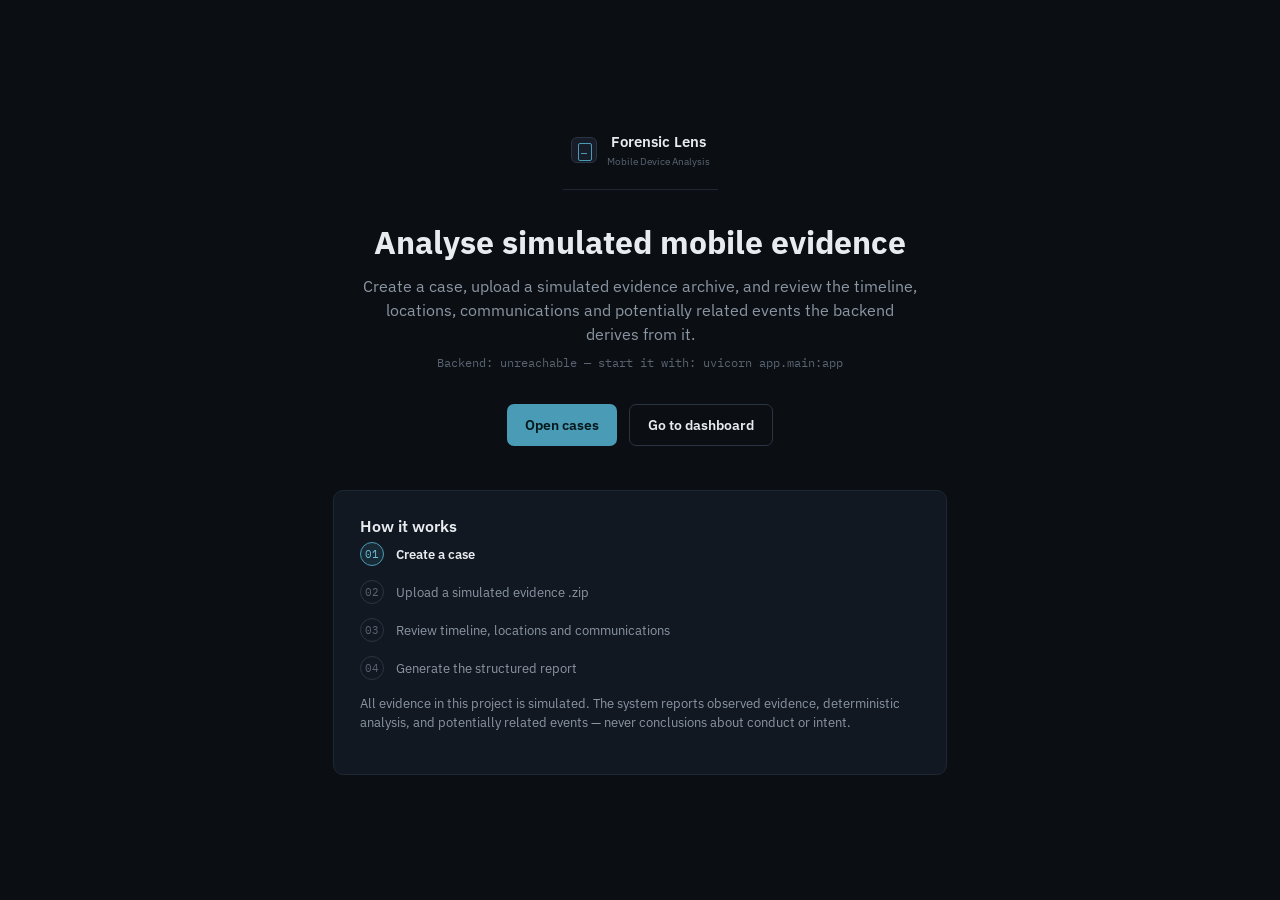
<file: frontend/index.html>
<!DOCTYPE html>
<html lang="en">
<head>
<meta charset="UTF-8">
<meta name="viewport" content="width=device-width, initial-scale=1.0">
<title>Forensic Lens — Mobile Device Analysis</title>
<link rel="stylesheet" href="css/global.css">
<link rel="stylesheet" href="css/components.css">
<link rel="stylesheet" href="css/responsive.css">
</head>
<body>

<div class="landing">
  <a href="index.html" class="brand" style="margin-bottom:28px;">
    <span class="brand-mark" aria-hidden="true"></span>
    <span class="brand-text">Forensic Lens<span class="sub">Mobile Device Analysis</span></span>
  </a>

  <h1>Analyse simulated mobile evidence</h1>
  <p>Create a case, upload a simulated evidence archive, and review the timeline, locations,
     communications and potentially related events the backend derives from it.</p>
  <p class="mono" style="font-size:12px; color:var(--text-faint);">
    Backend: <span id="backend-status">checking&hellip;</span>
  </p>

  <div class="actions">
    <a class="btn btn-primary" href="pages/cases.html">Open cases</a>
    <a class="btn btn-secondary" href="pages/dashboard.html">Go to dashboard</a>
  </div>

  <div class="panel steps">
    <h2>How it works</h2>
    <div class="step-mini">
      <div class="step-mini-row current"><span class="step-mini-num mono">01</span><span class="label">Create a case</span></div>
      <div class="step-mini-row"><span class="step-mini-num mono">02</span><span class="label">Upload a simulated evidence .zip</span></div>
      <div class="step-mini-row"><span class="step-mini-num mono">03</span><span class="label">Review timeline, locations and communications</span></div>
      <div class="step-mini-row"><span class="step-mini-num mono">04</span><span class="label">Generate the structured report</span></div>
    </div>
    <p class="sub" style="margin-top:14px;">
      All evidence in this project is simulated. The system reports observed evidence,
      deterministic analysis, and potentially related events &mdash; never conclusions
      about conduct or intent.
    </p>
  </div>
</div>

<script src="js/api.js"></script>
<script>
  // Small enough to inline: a single health check so it's obvious from
  // the landing page whether the backend is actually running.
  (function () {
    const el = document.getElementById('backend-status');
    Api.health()
      .then((res) => { el.textContent = res && res.status === 'ok' ? 'connected' : 'unexpected response'; })
      .catch(() => { el.textContent = 'unreachable — start it with: uvicorn app.main:app'; });
  })();
</script>
</body>
</html>
</file>
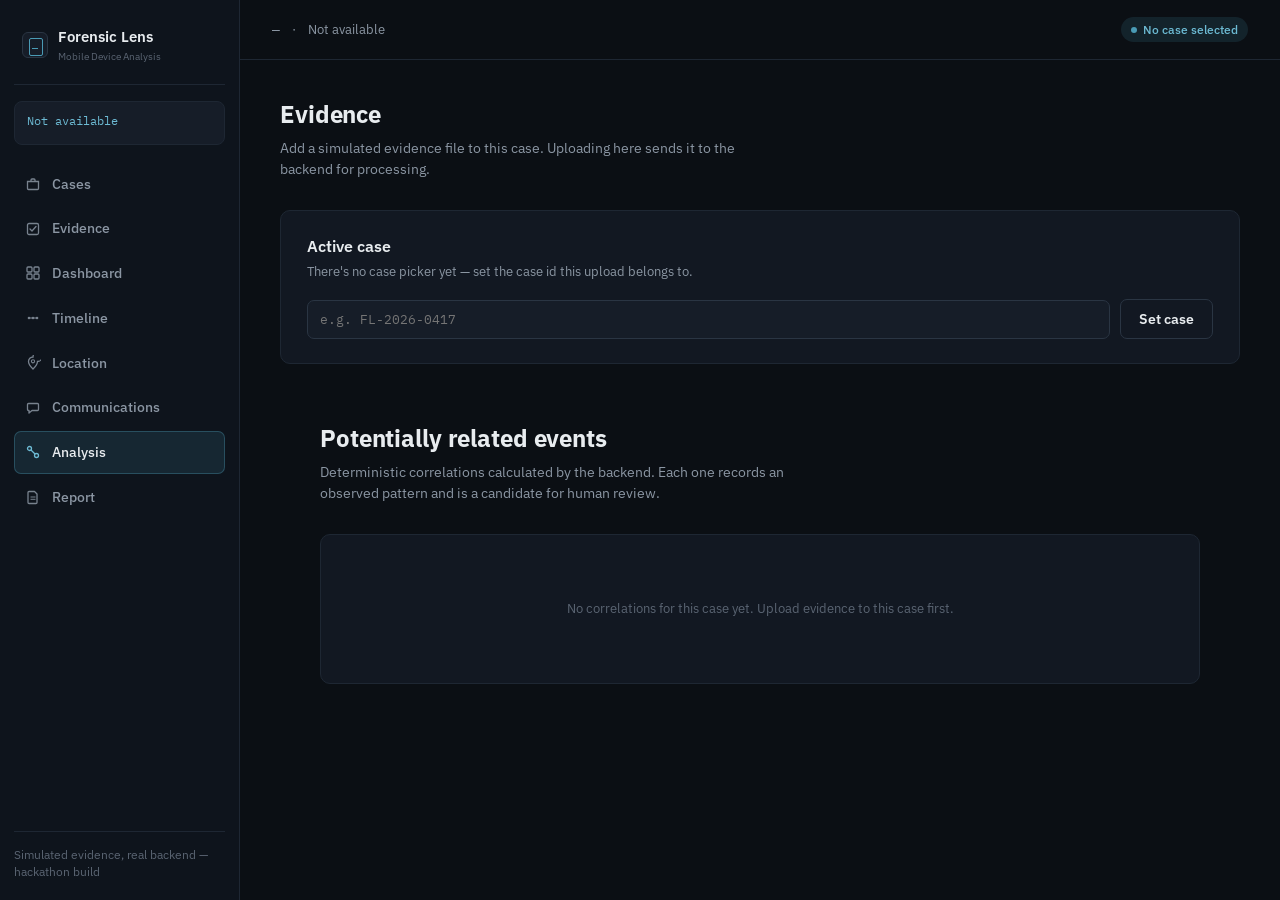
<file: frontend/pages/analysis.html>
<!DOCTYPE html>
<html lang="en">
<head>
<meta charset="UTF-8">
<meta name="viewport" content="width=device-width, initial-scale=1.0">
<title>Analysis — Forensic Lens</title>
<link rel="stylesheet" href="../css/global.css">
<link rel="stylesheet" href="../css/components.css">
<link rel="stylesheet" href="../css/responsive.css">
</head>
<body>

<div class="app">
  <aside class="sidebar">
    <a href="../index.html" class="brand">
      <span class="brand-mark" aria-hidden="true"></span>
      <span class="brand-text">Forensic Lens<span class="sub">Mobile Device Analysis</span></span>
    </a>

    <div class="case-chip">
      <div class="id mono" data-case-id>Not available</div>
      <div class="meta" data-case-meta></div>
    </div>

    <nav class="side-nav" aria-label="Case sections">
      <a class="nav-item" href="cases.html">
        <svg width="16" height="16" viewBox="0 0 16 16" fill="none"><path d="M2.5 5.5h11v7a1 1 0 01-1 1h-9a1 1 0 01-1-1v-7z" stroke="currentColor" stroke-width="1.3"/><path d="M6 5.5V4a1 1 0 011-1h2a1 1 0 011 1v1.5" stroke="currentColor" stroke-width="1.3"/></svg>
        Cases
      </a>
      <a class="nav-item" href="evidence.html">
        <svg width="16" height="16" viewBox="0 0 16 16" fill="none"><rect x="2.5" y="2.5" width="11" height="11" rx="1.5" stroke="currentColor" stroke-width="1.3"/><path d="M5 8l2 2 4-4.5" stroke="currentColor" stroke-width="1.3" stroke-linecap="round" stroke-linejoin="round"/></svg>
        Evidence
      </a>
      <a class="nav-item" href="dashboard.html">
        <svg width="16" height="16" viewBox="0 0 16 16" fill="none"><rect x="2" y="2" width="5" height="5" rx="1" stroke="currentColor" stroke-width="1.3"/><rect x="9" y="2" width="5" height="5" rx="1" stroke="currentColor" stroke-width="1.3"/><rect x="2" y="9" width="5" height="5" rx="1" stroke="currentColor" stroke-width="1.3"/><rect x="9" y="9" width="5" height="5" rx="1" stroke="currentColor" stroke-width="1.3"/></svg>
        Dashboard
      </a>
      <a class="nav-item" href="timeline.html">
        <svg width="16" height="16" viewBox="0 0 16 16" fill="none"><circle cx="4" cy="8" r="1.3" fill="currentColor"/><circle cx="8" cy="8" r="1.3" fill="currentColor"/><circle cx="12" cy="8" r="1.3" fill="currentColor"/><path d="M4 8h8" stroke="currentColor" stroke-width="1"/></svg>
        Timeline
      </a>
      <a class="nav-item" href="locations.html">
        <svg width="16" height="16" viewBox="0 0 16 16" fill="none"><path d="M8 14s4.5-4.2 4.5-7.5A4.5 4.5 0 108 2a4.5 4.5 0 00-4.5 4.5C3.5 9.8 8 14 8 14z" stroke="currentColor" stroke-width="1.3"/><circle cx="8" cy="6.3" r="1.6" stroke="currentColor" stroke-width="1.1"/></svg>
        Location
      </a>
      <a class="nav-item" href="communications.html">
        <svg width="16" height="16" viewBox="0 0 16 16" fill="none"><path d="M2.5 4.5a1 1 0 011-1h9a1 1 0 011 1v5a1 1 0 01-1 1H7l-3 2.5V10.5h-.5a1 1 0 01-1-1v-5z" stroke="currentColor" stroke-width="1.3" stroke-linejoin="round"/></svg>
        Communications
      </a>
      <a class="nav-item" href="analysis.html">
        <svg width="16" height="16" viewBox="0 0 16 16" fill="none"><circle cx="4.5" cy="4.5" r="2" stroke="currentColor" stroke-width="1.3"/><circle cx="11.5" cy="11.5" r="2" stroke="currentColor" stroke-width="1.3"/><path d="M6 6l4 4" stroke="currentColor" stroke-width="1.3"/></svg>
        Analysis
      </a>
      <a class="nav-item" href="report.html">
        <svg width="16" height="16" viewBox="0 0 16 16" fill="none"><path d="M4 2.5h5.5l2.5 2.5v8.5a1 1 0 01-1 1h-7a1 1 0 01-1-1v-10a1 1 0 011-1z" stroke="currentColor" stroke-width="1.3" stroke-linejoin="round"/><path d="M5.5 8h5M5.5 10.3h5" stroke="currentColor" stroke-width="1"/></svg>
        Report
      </a>
    </nav>

    <div class="sidebar-foot">Simulated evidence, real backend — hackathon build</div>
  </aside>

  <main>
    <div class="topbar">
      <div class="case-line">
        <span class="mono" data-topbar-case-id>—</span>
        <span>&middot;</span>
        <span data-topbar-case-date>Not available</span>
      </div>
      <span class="status-pill"><span class="status-dot"></span><span data-case-status>Not available</span></span>
    </div>

    <section class="view">
      <div class="page-head">
        <h1>Evidence</h1>
        <p>Add a simulated evidence file to this case. Uploading here sends it to the backend for processing.</p>
      </div>

      <div class="panel" style="margin-bottom:20px;">
        <h2>Active case</h2>
        <p class="sub">There's no case picker yet — set the case id this upload belongs to.</p>
        <div style="display:flex; gap:10px; align-items:center;">
          <input type="text" id="case-id-input" class="mono" placeholder="e.g. FL-2026-0417"
                 style="flex:1; background:var(--surface-2); border:1px solid var(--border-strong); border-radius:7px; padding:10px 12px; color:var(--text); font-size:13px;">
          <button type="button" class="btn btn-secondary" id="case-id-set-btn">Set case</button>
        </div>
      </div>

    <section class="view">
      <div class="page-head">
        <h1>Potentially related events</h1>
        <p>Deterministic correlations calculated by the backend. Each one records an observed pattern and is a candidate for human review.</p>
      </div>

      <div class="panel" id="analysis-empty">
        <div class="empty-note">No correlations for this case yet. Upload evidence to this case first.</div>
      </div>

      <div class="panel" id="analysis-loading" style="display:none;">
        <div class="empty-note">Running analysis&hellip;</div>
      </div>

      <div class="panel" id="analysis-error" style="display:none;">
        <div class="empty-note">Couldn't load the analysis.<br><span data-error-message class="mono" style="font-size:12px;"></span></div>
      </div>

      <div id="analysis-populated" style="display:none;">
        <div class="disclaimer-banner" id="analysis-disclaimer"></div>

        <div class="panel">
          <h2>Summary</h2>
          <ul class="report-summary-list">
            <li><strong>Events analysed:</strong> <span id="analysis-total-events">0</span></li>
            <li><strong>Potential relationships flagged:</strong> <span id="analysis-total-correlations">0</span></li>
            <li><strong>Time window used:</strong> <span id="analysis-window">&mdash;</span></li>
          </ul>
          <p class="sub">By rule</p>
          <ul class="report-summary-list" id="analysis-by-rule"></ul>
        </div>

        <div class="filter-row" id="analysis-filters" style="display:none;">
          <span class="chip active" data-rule-filter="all">All</span>
          <span class="chip" data-rule-filter="time_window">Timing</span>
          <span class="chip" data-rule-filter="shared_identifier">Shared identifier</span>
          <span class="chip" data-rule-filter="location_proximity">Location proximity</span>
        </div>

        <div id="correlation-list"></div>
      </div>
    </section>
  </main>
</div>

<script src="../js/api.js"></script>
<script src="../js/ui.js"></script>
<script src="../js/shape.js"></script>
<script src="../js/navigation.js"></script>
<script src="../js/cases.js"></script>
<script src="../js/analysis.js"></script>
</body>
</html>
</file>
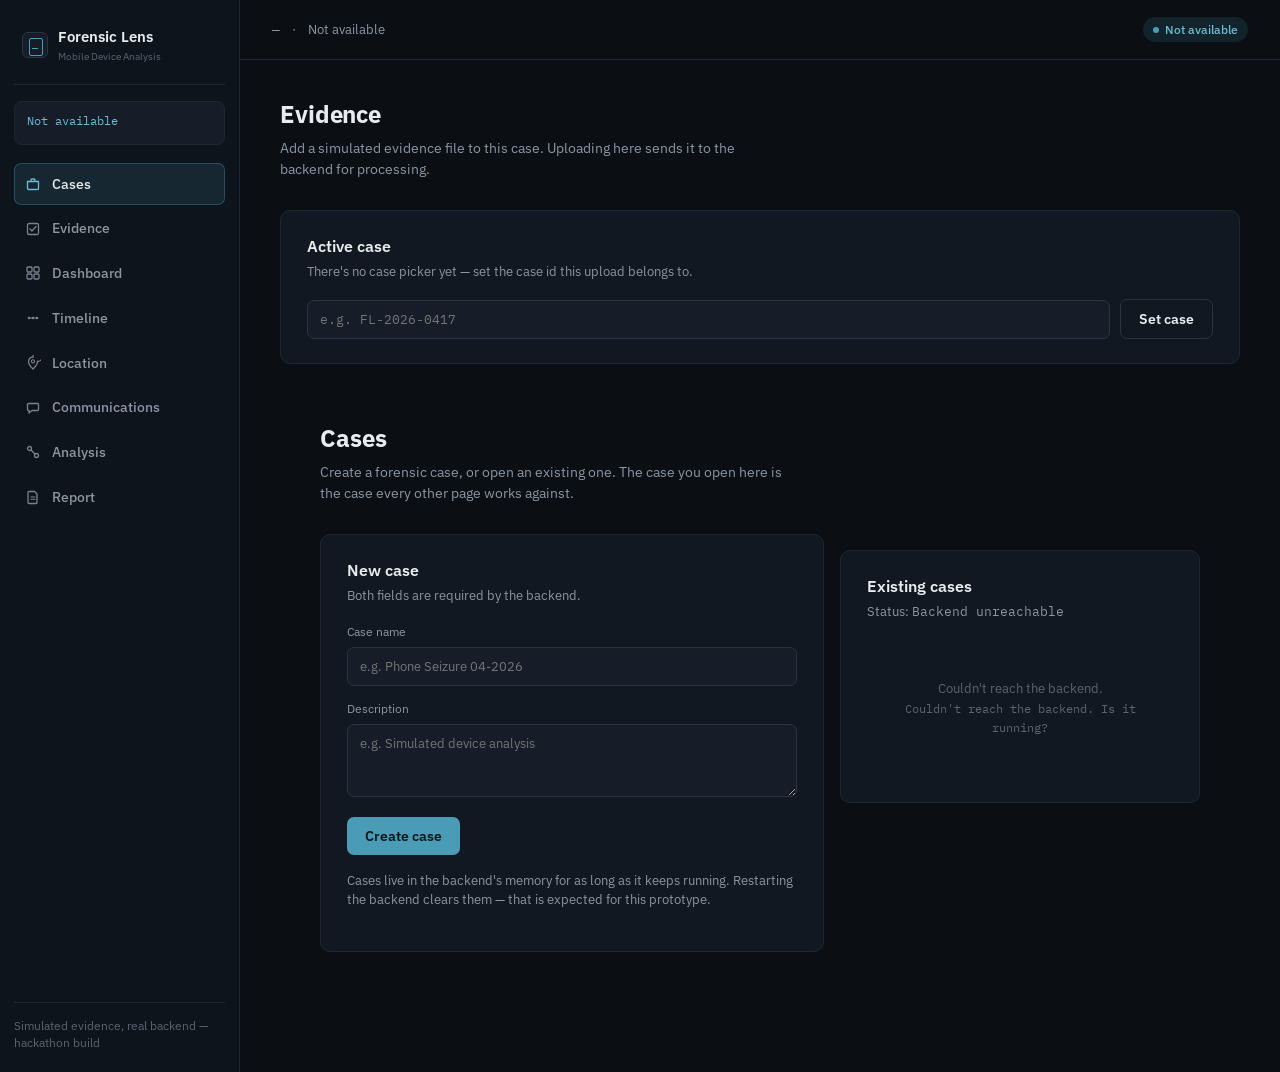
<file: frontend/pages/cases.html>
<!DOCTYPE html>
<html lang="en">
<head>
<meta charset="UTF-8">
<meta name="viewport" content="width=device-width, initial-scale=1.0">
<title>Cases — Forensic Lens</title>
<link rel="stylesheet" href="../css/global.css">
<link rel="stylesheet" href="../css/components.css">
<link rel="stylesheet" href="../css/responsive.css">
</head>
<body>

<div class="app">
  <aside class="sidebar">
    <a href="../index.html" class="brand">
      <span class="brand-mark" aria-hidden="true"></span>
      <span class="brand-text">Forensic Lens<span class="sub">Mobile Device Analysis</span></span>
    </a>

    <div class="case-chip">
      <div class="id mono" data-case-id>Not available</div>
      <div class="meta" data-case-meta></div>
    </div>

    <nav class="side-nav" aria-label="Case sections">
      <a class="nav-item" href="cases.html">
        <svg width="16" height="16" viewBox="0 0 16 16" fill="none"><path d="M2.5 5.5h11v7a1 1 0 01-1 1h-9a1 1 0 01-1-1v-7z" stroke="currentColor" stroke-width="1.3"/><path d="M6 5.5V4a1 1 0 011-1h2a1 1 0 011 1v1.5" stroke="currentColor" stroke-width="1.3"/></svg>
        Cases
      </a>
      <a class="nav-item" href="evidence.html">
        <svg width="16" height="16" viewBox="0 0 16 16" fill="none"><rect x="2.5" y="2.5" width="11" height="11" rx="1.5" stroke="currentColor" stroke-width="1.3"/><path d="M5 8l2 2 4-4.5" stroke="currentColor" stroke-width="1.3" stroke-linecap="round" stroke-linejoin="round"/></svg>
        Evidence
      </a>
      <a class="nav-item" href="dashboard.html">
        <svg width="16" height="16" viewBox="0 0 16 16" fill="none"><rect x="2" y="2" width="5" height="5" rx="1" stroke="currentColor" stroke-width="1.3"/><rect x="9" y="2" width="5" height="5" rx="1" stroke="currentColor" stroke-width="1.3"/><rect x="2" y="9" width="5" height="5" rx="1" stroke="currentColor" stroke-width="1.3"/><rect x="9" y="9" width="5" height="5" rx="1" stroke="currentColor" stroke-width="1.3"/></svg>
        Dashboard
      </a>
      <a class="nav-item" href="timeline.html">
        <svg width="16" height="16" viewBox="0 0 16 16" fill="none"><circle cx="4" cy="8" r="1.3" fill="currentColor"/><circle cx="8" cy="8" r="1.3" fill="currentColor"/><circle cx="12" cy="8" r="1.3" fill="currentColor"/><path d="M4 8h8" stroke="currentColor" stroke-width="1"/></svg>
        Timeline
      </a>
      <a class="nav-item" href="locations.html">
        <svg width="16" height="16" viewBox="0 0 16 16" fill="none"><path d="M8 14s4.5-4.2 4.5-7.5A4.5 4.5 0 108 2a4.5 4.5 0 00-4.5 4.5C3.5 9.8 8 14 8 14z" stroke="currentColor" stroke-width="1.3"/><circle cx="8" cy="6.3" r="1.6" stroke="currentColor" stroke-width="1.1"/></svg>
        Location
      </a>
      <a class="nav-item" href="communications.html">
        <svg width="16" height="16" viewBox="0 0 16 16" fill="none"><path d="M2.5 4.5a1 1 0 011-1h9a1 1 0 011 1v5a1 1 0 01-1 1H7l-3 2.5V10.5h-.5a1 1 0 01-1-1v-5z" stroke="currentColor" stroke-width="1.3" stroke-linejoin="round"/></svg>
        Communications
      </a>
      <a class="nav-item" href="analysis.html">
        <svg width="16" height="16" viewBox="0 0 16 16" fill="none"><circle cx="4.5" cy="4.5" r="2" stroke="currentColor" stroke-width="1.3"/><circle cx="11.5" cy="11.5" r="2" stroke="currentColor" stroke-width="1.3"/><path d="M6 6l4 4" stroke="currentColor" stroke-width="1.3"/></svg>
        Analysis
      </a>
      <a class="nav-item" href="report.html">
        <svg width="16" height="16" viewBox="0 0 16 16" fill="none"><path d="M4 2.5h5.5l2.5 2.5v8.5a1 1 0 01-1 1h-7a1 1 0 01-1-1v-10a1 1 0 011-1z" stroke="currentColor" stroke-width="1.3" stroke-linejoin="round"/><path d="M5.5 8h5M5.5 10.3h5" stroke="currentColor" stroke-width="1"/></svg>
        Report
      </a>
    </nav>

    <div class="sidebar-foot">Simulated evidence, real backend — hackathon build</div>
  </aside>

  <main>
    <div class="topbar">
      <div class="case-line">
        <span class="mono" data-topbar-case-id>—</span>
        <span>&middot;</span>
        <span data-topbar-case-date>Not available</span>
      </div>
      <span class="status-pill"><span class="status-dot"></span><span data-case-status>Not available</span></span>
    </div>

    <section class="view">
      <div class="page-head">
        <h1>Evidence</h1>
        <p>Add a simulated evidence file to this case. Uploading here sends it to the backend for processing.</p>
      </div>

      <div class="panel" style="margin-bottom:20px;">
        <h2>Active case</h2>
        <p class="sub">There's no case picker yet — set the case id this upload belongs to.</p>
        <div style="display:flex; gap:10px; align-items:center;">
          <input type="text" id="case-id-input" class="mono" placeholder="e.g. FL-2026-0417"
                 style="flex:1; background:var(--surface-2); border:1px solid var(--border-strong); border-radius:7px; padding:10px 12px; color:var(--text); font-size:13px;">
          <button type="button" class="btn btn-secondary" id="case-id-set-btn">Set case</button>
        </div>
      </div>

    <section class="view">
      <div class="page-head">
        <h1>Cases</h1>
        <p>Create a forensic case, or open an existing one. The case you open here is the case every other page works against.</p>
      </div>

      <div class="two-col">
        <div class="panel">
          <h2>New case</h2>
          <p class="sub">Both fields are required by the backend.</p>
          <div id="create-case-form">
            <div class="field">
              <label for="case-name">Case name</label>
              <input type="text" id="case-name" placeholder="e.g. Phone Seizure 04-2026" autocomplete="off">
            </div>
            <div class="field">
              <label for="case-description">Description</label>
              <textarea id="case-description" rows="3" placeholder="e.g. Simulated device analysis"></textarea>
            </div>
            <div class="form-error" id="create-case-error" style="display:none;"></div>
            <button type="button" class="btn btn-primary" id="create-case-btn">Create case</button>
          </div>
          <p class="sub" style="margin-top:16px;">
            Cases live in the backend's memory for as long as it keeps running. Restarting the
            backend clears them &mdash; that is expected for this prototype.
          </p>
        </div>

        <div class="panel">
          <h2>Existing cases</h2>
          <p class="sub">Status: <span class="mono" id="backend-status">Checking backend&hellip;</span></p>
          <div id="case-list"></div>
          <div class="empty-note" id="case-list-empty" style="display:none;">No cases yet. Create one to begin.</div>
          <div class="empty-note" id="case-list-error" style="display:none;">
            Couldn't reach the backend.<br><span data-error-message class="mono" style="font-size:12px;"></span>
          </div>
        </div>
      </div>
    </section>
  </main>
</div>

<script src="../js/api.js"></script>
<script src="../js/ui.js"></script>
<script src="../js/shape.js"></script>
<script src="../js/navigation.js"></script>
<script src="../js/case-manager.js"></script>
</body>
</html>
</file>
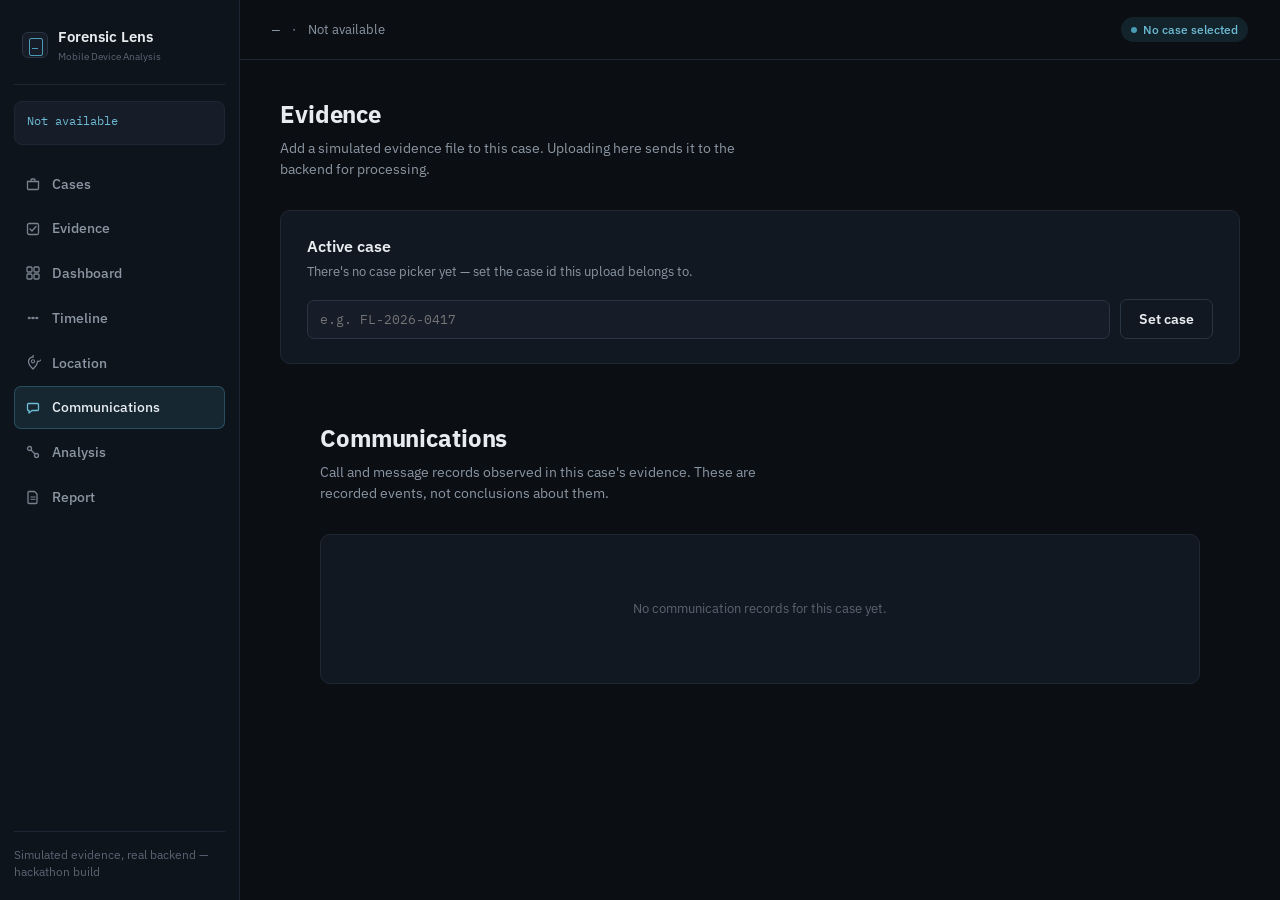
<file: frontend/pages/communications.html>
<!DOCTYPE html>
<html lang="en">
<head>
<meta charset="UTF-8">
<meta name="viewport" content="width=device-width, initial-scale=1.0">
<title>Communications — Forensic Lens</title>
<link rel="stylesheet" href="../css/global.css">
<link rel="stylesheet" href="../css/components.css">
<link rel="stylesheet" href="../css/responsive.css">
</head>
<body>

<div class="app">
  <aside class="sidebar">
    <a href="../index.html" class="brand">
      <span class="brand-mark" aria-hidden="true"></span>
      <span class="brand-text">Forensic Lens<span class="sub">Mobile Device Analysis</span></span>
    </a>

    <div class="case-chip">
      <div class="id mono" data-case-id>Not available</div>
      <div class="meta" data-case-meta></div>
    </div>

    <nav class="side-nav" aria-label="Case sections">
      <a class="nav-item" href="cases.html">
        <svg width="16" height="16" viewBox="0 0 16 16" fill="none"><path d="M2.5 5.5h11v7a1 1 0 01-1 1h-9a1 1 0 01-1-1v-7z" stroke="currentColor" stroke-width="1.3"/><path d="M6 5.5V4a1 1 0 011-1h2a1 1 0 011 1v1.5" stroke="currentColor" stroke-width="1.3"/></svg>
        Cases
      </a>
      <a class="nav-item" href="evidence.html">
        <svg width="16" height="16" viewBox="0 0 16 16" fill="none"><rect x="2.5" y="2.5" width="11" height="11" rx="1.5" stroke="currentColor" stroke-width="1.3"/><path d="M5 8l2 2 4-4.5" stroke="currentColor" stroke-width="1.3" stroke-linecap="round" stroke-linejoin="round"/></svg>
        Evidence
      </a>
      <a class="nav-item" href="dashboard.html">
        <svg width="16" height="16" viewBox="0 0 16 16" fill="none"><rect x="2" y="2" width="5" height="5" rx="1" stroke="currentColor" stroke-width="1.3"/><rect x="9" y="2" width="5" height="5" rx="1" stroke="currentColor" stroke-width="1.3"/><rect x="2" y="9" width="5" height="5" rx="1" stroke="currentColor" stroke-width="1.3"/><rect x="9" y="9" width="5" height="5" rx="1" stroke="currentColor" stroke-width="1.3"/></svg>
        Dashboard
      </a>
      <a class="nav-item" href="timeline.html">
        <svg width="16" height="16" viewBox="0 0 16 16" fill="none"><circle cx="4" cy="8" r="1.3" fill="currentColor"/><circle cx="8" cy="8" r="1.3" fill="currentColor"/><circle cx="12" cy="8" r="1.3" fill="currentColor"/><path d="M4 8h8" stroke="currentColor" stroke-width="1"/></svg>
        Timeline
      </a>
      <a class="nav-item" href="locations.html">
        <svg width="16" height="16" viewBox="0 0 16 16" fill="none"><path d="M8 14s4.5-4.2 4.5-7.5A4.5 4.5 0 108 2a4.5 4.5 0 00-4.5 4.5C3.5 9.8 8 14 8 14z" stroke="currentColor" stroke-width="1.3"/><circle cx="8" cy="6.3" r="1.6" stroke="currentColor" stroke-width="1.1"/></svg>
        Location
      </a>
      <a class="nav-item" href="communications.html">
        <svg width="16" height="16" viewBox="0 0 16 16" fill="none"><path d="M2.5 4.5a1 1 0 011-1h9a1 1 0 011 1v5a1 1 0 01-1 1H7l-3 2.5V10.5h-.5a1 1 0 01-1-1v-5z" stroke="currentColor" stroke-width="1.3" stroke-linejoin="round"/></svg>
        Communications
      </a>
      <a class="nav-item" href="analysis.html">
        <svg width="16" height="16" viewBox="0 0 16 16" fill="none"><circle cx="4.5" cy="4.5" r="2" stroke="currentColor" stroke-width="1.3"/><circle cx="11.5" cy="11.5" r="2" stroke="currentColor" stroke-width="1.3"/><path d="M6 6l4 4" stroke="currentColor" stroke-width="1.3"/></svg>
        Analysis
      </a>
      <a class="nav-item" href="report.html">
        <svg width="16" height="16" viewBox="0 0 16 16" fill="none"><path d="M4 2.5h5.5l2.5 2.5v8.5a1 1 0 01-1 1h-7a1 1 0 01-1-1v-10a1 1 0 011-1z" stroke="currentColor" stroke-width="1.3" stroke-linejoin="round"/><path d="M5.5 8h5M5.5 10.3h5" stroke="currentColor" stroke-width="1"/></svg>
        Report
      </a>
    </nav>

    <div class="sidebar-foot">Simulated evidence, real backend — hackathon build</div>
  </aside>

  <main>
    <div class="topbar">
      <div class="case-line">
        <span class="mono" data-topbar-case-id>—</span>
        <span>&middot;</span>
        <span data-topbar-case-date>Not available</span>
      </div>
      <span class="status-pill"><span class="status-dot"></span><span data-case-status>Not available</span></span>
    </div>

    <section class="view">
      <div class="page-head">
        <h1>Evidence</h1>
        <p>Add a simulated evidence file to this case. Uploading here sends it to the backend for processing.</p>
      </div>

      <div class="panel" style="margin-bottom:20px;">
        <h2>Active case</h2>
        <p class="sub">There's no case picker yet — set the case id this upload belongs to.</p>
        <div style="display:flex; gap:10px; align-items:center;">
          <input type="text" id="case-id-input" class="mono" placeholder="e.g. FL-2026-0417"
                 style="flex:1; background:var(--surface-2); border:1px solid var(--border-strong); border-radius:7px; padding:10px 12px; color:var(--text); font-size:13px;">
          <button type="button" class="btn btn-secondary" id="case-id-set-btn">Set case</button>
        </div>
      </div>

    <section class="view">
      <div class="page-head">
        <h1>Communications</h1>
        <p>Call and message records observed in this case's evidence. These are recorded events, not conclusions about them.</p>
      </div>

      <div class="panel" id="comms-empty">
        <div class="empty-note">No communication records for this case yet.</div>
      </div>

      <div class="panel" id="comms-loading" style="display:none;">
        <div class="empty-note">Loading communications&hellip;</div>
      </div>

      <div class="panel" id="comms-error" style="display:none;">
        <div class="empty-note">Couldn't load communications.<br><span data-error-message class="mono" style="font-size:12px;"></span></div>
      </div>

      <div id="comms-populated" style="display:none;">
        <div class="panel">
          <h2>Calls <span class="mono" style="color:var(--text-muted);">(<span id="comms-count-calls">0</span>)</span></h2>
          <p class="sub">From the call log parser. Duration is reported only where the record contained one.</p>
          <table class="data-table">
            <thead><tr><th>Time</th><th>Other party</th><th>Direction</th><th>Duration</th></tr></thead>
            <tbody id="calls-table-body"></tbody>
          </table>
        </div>

        <div class="panel">
          <h2>Messages <span class="mono" style="color:var(--text-muted);">(<span id="comms-count-messages">0</span>)</span></h2>
          <p class="sub">From the message log parser. Content is simulated evidence text.</p>
          <table class="data-table">
            <thead><tr><th>Time</th><th>Other party</th><th>Direction</th><th>Content</th></tr></thead>
            <tbody id="messages-table-body"></tbody>
          </table>
        </div>
      </div>
    </section>
  </main>
</div>

<script src="../js/api.js"></script>
<script src="../js/ui.js"></script>
<script src="../js/shape.js"></script>
<script src="../js/navigation.js"></script>
<script src="../js/cases.js"></script>
<script src="../js/communications.js"></script>
</body>
</html>
</file>
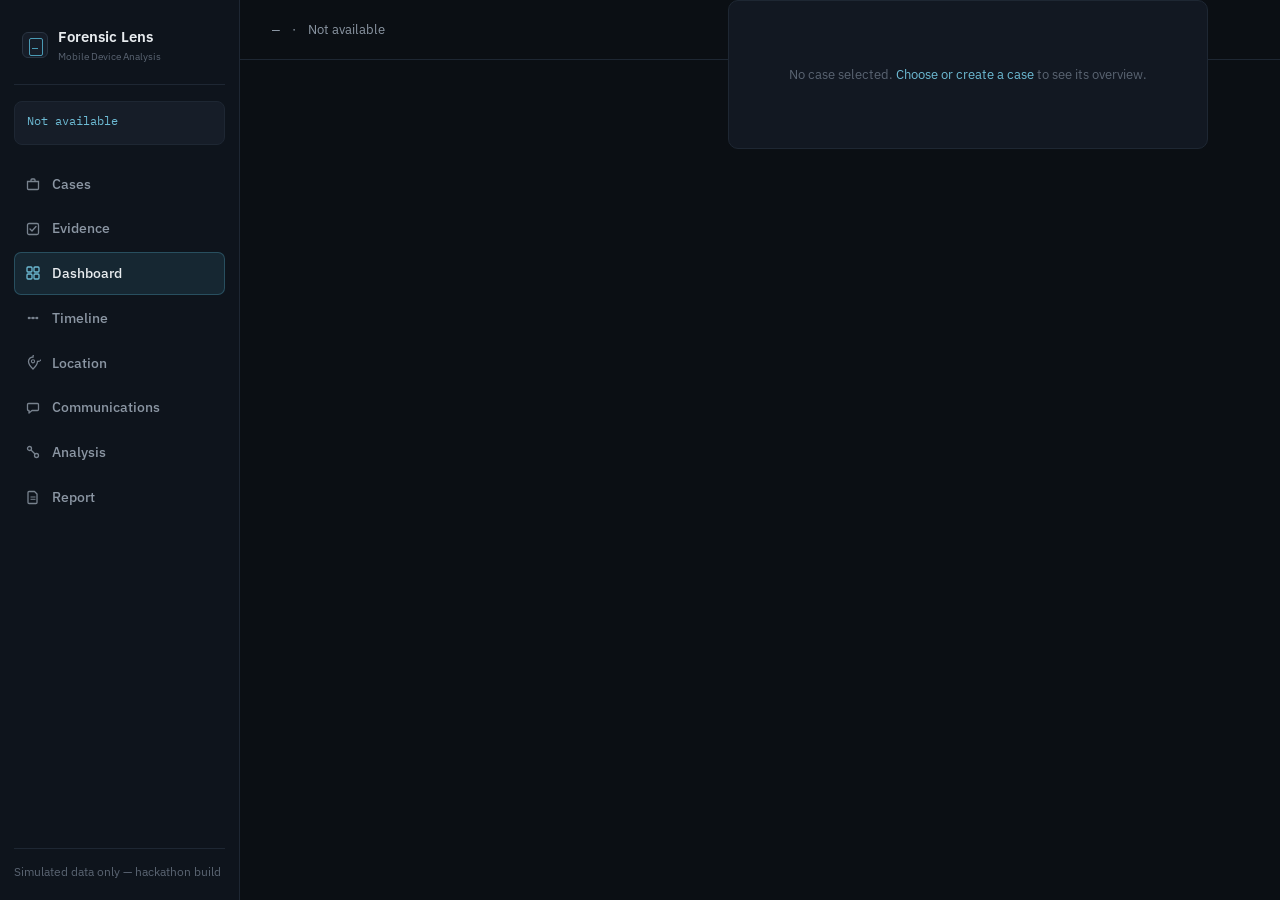
<file: frontend/pages/dashboard.html>
<!DOCTYPE html>
<html lang="en">
<head>
<meta charset="UTF-8">
<meta name="viewport" content="width=device-width, initial-scale=1.0">
<title>Case Overview — Forensic Lens</title>
<link rel="stylesheet" href="../css/global.css">
<link rel="stylesheet" href="../css/dashboard.css">
<link rel="stylesheet" href="../css/components.css">
<link rel="stylesheet" href="../css/responsive.css">
</head>
<body>

<div class="app">
  <aside class="sidebar">
    <a href="../index.html" class="brand">
      <span class="brand-mark" aria-hidden="true"></span>
      <span class="brand-text">Forensic Lens<span class="sub">Mobile Device Analysis</span></span>
    </a>

    <div class="case-chip">
      <div class="id mono" data-case-id>Not available</div>
      <div class="meta" data-case-meta></div>
    </div>

    <nav class="side-nav" aria-label="Case sections">
      <a class="nav-item" href="cases.html">
        <svg width="16" height="16" viewBox="0 0 16 16" fill="none"><path d="M2.5 5.5h11v7a1 1 0 01-1 1h-9a1 1 0 01-1-1v-7z" stroke="currentColor" stroke-width="1.3"/><path d="M6 5.5V4a1 1 0 011-1h2a1 1 0 011 1v1.5" stroke="currentColor" stroke-width="1.3"/></svg>
        Cases
      </a>
      <a class="nav-item" href="evidence.html">
        <svg width="16" height="16" viewBox="0 0 16 16" fill="none"><rect x="2.5" y="2.5" width="11" height="11" rx="1.5" stroke="currentColor" stroke-width="1.3"/><path d="M5 8l2 2 4-4.5" stroke="currentColor" stroke-width="1.3" stroke-linecap="round" stroke-linejoin="round"/></svg>
        Evidence
      </a>
      <a class="nav-item" href="dashboard.html">
        <svg width="16" height="16" viewBox="0 0 16 16" fill="none"><rect x="2" y="2" width="5" height="5" rx="1" stroke="currentColor" stroke-width="1.3"/><rect x="9" y="2" width="5" height="5" rx="1" stroke="currentColor" stroke-width="1.3"/><rect x="2" y="9" width="5" height="5" rx="1" stroke="currentColor" stroke-width="1.3"/><rect x="9" y="9" width="5" height="5" rx="1" stroke="currentColor" stroke-width="1.3"/></svg>
        Dashboard
      </a>
      <a class="nav-item" href="timeline.html">
        <svg width="16" height="16" viewBox="0 0 16 16" fill="none"><circle cx="4" cy="8" r="1.3" fill="currentColor"/><circle cx="8" cy="8" r="1.3" fill="currentColor"/><circle cx="12" cy="8" r="1.3" fill="currentColor"/><path d="M4 8h8" stroke="currentColor" stroke-width="1"/></svg>
        Timeline
      </a>
      <a class="nav-item" href="locations.html">
        <svg width="16" height="16" viewBox="0 0 16 16" fill="none"><path d="M8 14s4.5-4.2 4.5-7.5A4.5 4.5 0 108 2a4.5 4.5 0 00-4.5 4.5C3.5 9.8 8 14 8 14z" stroke="currentColor" stroke-width="1.3"/><circle cx="8" cy="6.3" r="1.6" stroke="currentColor" stroke-width="1.1"/></svg>
        Location
      </a>
      <a class="nav-item" href="communications.html">
        <svg width="16" height="16" viewBox="0 0 16 16" fill="none"><path d="M2.5 4.5a1 1 0 011-1h9a1 1 0 011 1v5a1 1 0 01-1 1H7l-3 2.5V10.5h-.5a1 1 0 01-1-1v-5z" stroke="currentColor" stroke-width="1.3" stroke-linejoin="round"/></svg>
        Communications
      </a>
      <a class="nav-item" href="analysis.html">
        <svg width="16" height="16" viewBox="0 0 16 16" fill="none"><circle cx="4.5" cy="4.5" r="2" stroke="currentColor" stroke-width="1.3"/><circle cx="11.5" cy="11.5" r="2" stroke="currentColor" stroke-width="1.3"/><path d="M6 6l4 4" stroke="currentColor" stroke-width="1.3"/></svg>
        Analysis
      </a>
      <a class="nav-item" href="report.html">
        <svg width="16" height="16" viewBox="0 0 16 16" fill="none"><path d="M4 2.5h5.5l2.5 2.5v8.5a1 1 0 01-1 1h-7a1 1 0 01-1-1v-10a1 1 0 011-1z" stroke="currentColor" stroke-width="1.3" stroke-linejoin="round"/><path d="M5.5 8h5M5.5 10.3h5" stroke="currentColor" stroke-width="1"/></svg>
        Report
      </a>
    </nav>

    <div class="sidebar-foot">Simulated data only — hackathon build</div>
  </aside>

  <main>
    <div class="topbar">
      <div class="case-line">
        <span class="mono" data-topbar-case-id>—</span>
        <span>&middot;</span>
        <span data-topbar-case-date>Not available</span>
      </div>

    <section class="view">
      <div class="page-head">
        <h1>Case overview</h1>
        <p>A summary of what has been recorded for this device. Every number below comes from the backend &mdash; nothing here is illustrative.</p>
      </div>

      <div class="panel" id="dashboard-empty">
        <div class="empty-note">No case selected. <a href="cases.html" style="color:var(--accent-bright);">Choose or create a case</a> to see its overview.</div>
      </div>

      <div class="panel" id="dashboard-loading" style="display:none;">
        <div class="empty-note">Loading case data&hellip;</div>
      </div>

      <div class="panel" id="dashboard-error" style="display:none;">
        <div class="empty-note">Couldn't load this case.<br><span data-error-message class="mono" style="font-size:12px;"></span></div>
      </div>

      <div id="dashboard-populated" style="display:none;">
        <div class="grid-4">
          <a class="module-card" href="evidence.html">
            <div class="module-icon"><svg width="16" height="16" viewBox="0 0 16 16" fill="none"><rect x="2.5" y="2.5" width="11" height="11" rx="1.5" stroke="currentColor" stroke-width="1.3"/><path d="M5 8l2 2 4-4.5" stroke="currentColor" stroke-width="1.3" stroke-linecap="round" stroke-linejoin="round"/></svg></div>
            <h3>Evidence</h3>
            <p class="stat" id="stat-evidence-count">&mdash;</p>
            <p class="updated" id="stat-evidence-meta"></p>
          </a>
          <a class="module-card" href="timeline.html">
            <div class="module-icon"><svg width="16" height="16" viewBox="0 0 16 16" fill="none"><circle cx="4" cy="8" r="1.3" fill="currentColor"/><circle cx="8" cy="8" r="1.3" fill="currentColor"/><circle cx="12" cy="8" r="1.3" fill="currentColor"/><path d="M4 8h8" stroke="currentColor" stroke-width="1"/></svg></div>
            <h3>Activity Timeline</h3>
            <p class="stat" id="stat-timeline-count">&mdash;</p>
            <p class="updated" id="stat-timeline-meta"></p>
          </a>
          <a class="module-card" href="locations.html">
            <div class="module-icon"><svg width="16" height="16" viewBox="0 0 16 16" fill="none"><path d="M8 14s4.5-4.2 4.5-7.5A4.5 4.5 0 108 2a4.5 4.5 0 00-4.5 4.5C3.5 9.8 8 14 8 14z" stroke="currentColor" stroke-width="1.3"/><circle cx="8" cy="6.3" r="1.6" stroke="currentColor" stroke-width="1.1"/></svg></div>
            <h3>Location History</h3>
            <p class="stat" id="stat-location-count">&mdash;</p>
            <p class="updated" id="stat-location-meta"></p>
          </a>
          <a class="module-card" href="communications.html">
            <div class="module-icon"><svg width="16" height="16" viewBox="0 0 16 16" fill="none"><path d="M2.5 4.5a1 1 0 011-1h9a1 1 0 011 1v5a1 1 0 01-1 1H7l-3 2.5V10.5h-.5a1 1 0 01-1-1v-5z" stroke="currentColor" stroke-width="1.3" stroke-linejoin="round"/></svg></div>
            <h3>Communications</h3>
            <p class="stat" id="stat-comms-count">&mdash;</p>
            <p class="updated" id="stat-comms-meta"></p>
          </a>
        </div>

        <div class="two-col">
          <div class="panel">
            <h2>Recent activity</h2>
            <p class="sub">The five most recent events across all evidence sources.</p>
            <div id="recent-activity-list"></div>
          </div>
          <div class="panel">
            <h2>Device</h2>
            <p class="sub">Reported by device.json in the uploaded evidence, if present.</p>
            <div class="notes-box" id="device-summary">&mdash;</div>
            <h2 style="margin-top:18px;">Report</h2>
            <div class="notes-box" id="stat-report-meta">&mdash;</div>
          </div>
        </div>
      </div>
    </section>
  </main>
</div>

<script src="../js/api.js"></script>
<script src="../js/ui.js"></script>
<script src="../js/shape.js"></script>
<script src="../js/navigation.js"></script>
<script src="../js/cases.js"></script>
<script src="../js/dashboard.js"></script>
</body>
</html>
</file>
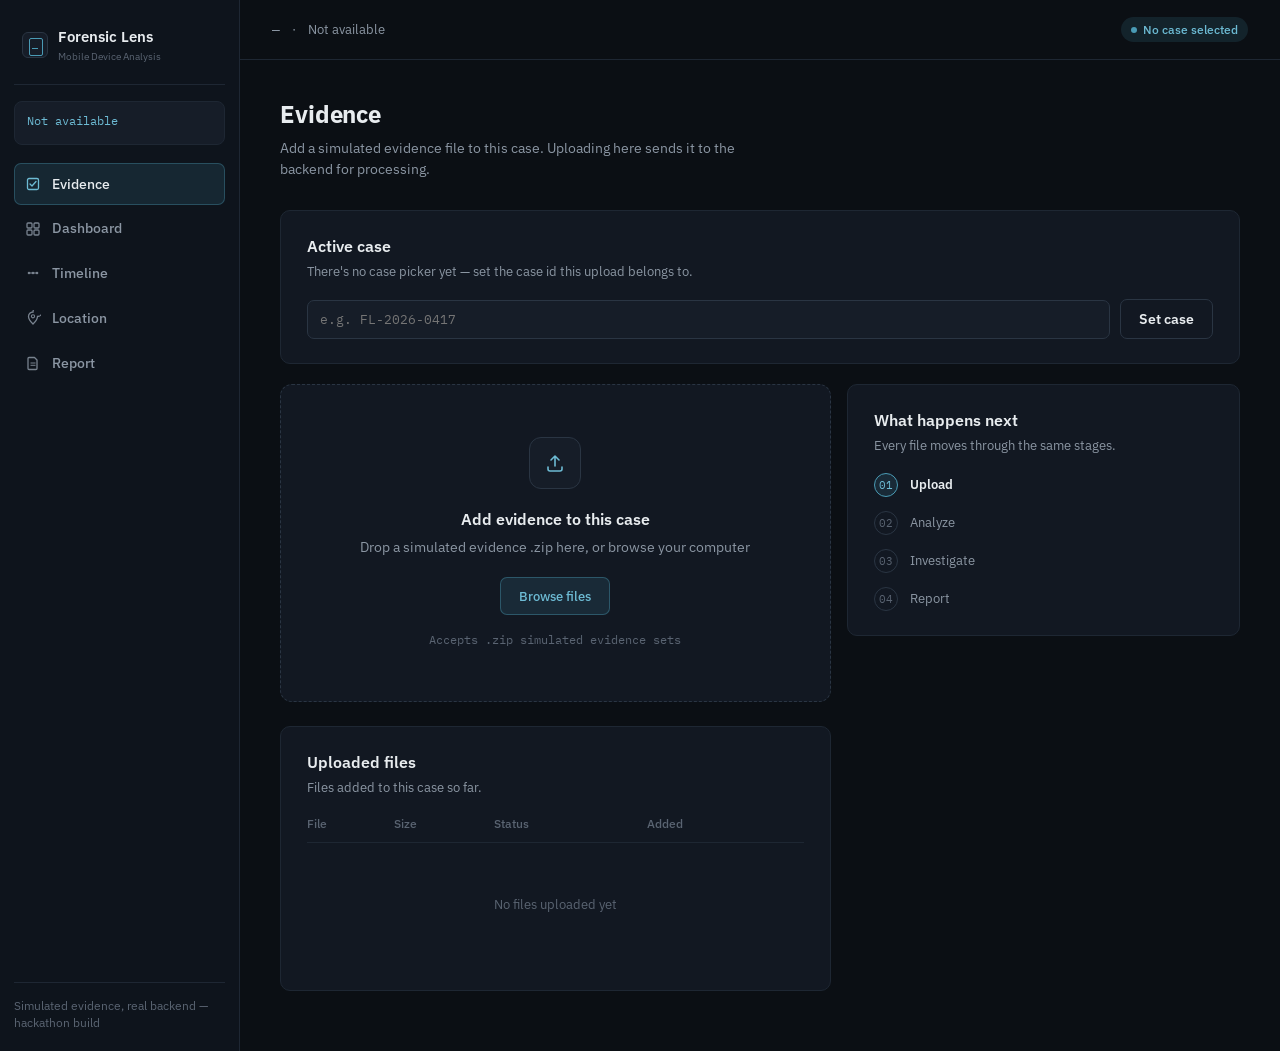
<file: frontend/pages/evidence.html>
<!DOCTYPE html>
<html lang="en">
<head>
<meta charset="UTF-8">
<meta name="viewport" content="width=device-width, initial-scale=1.0">
<title>Evidence — Forensic Lens</title>
<link rel="stylesheet" href="../css/global.css">
<link rel="stylesheet" href="../css/responsive.css">
</head>
<body>

<div class="app">
  <aside class="sidebar">
    <a href="../frontend.html" class="brand">
      <span class="brand-mark" aria-hidden="true"></span>
      <span class="brand-text">Forensic Lens<span class="sub">Mobile Device Analysis</span></span>
    </a>

    <div class="case-chip">
      <div class="id mono" data-case-id>Not available</div>
      <div class="meta" data-case-meta></div>
    </div>

    <nav class="side-nav" aria-label="Case sections">
      <a class="nav-item" href="evidence.html">
        <svg width="16" height="16" viewBox="0 0 16 16" fill="none"><rect x="2.5" y="2.5" width="11" height="11" rx="1.5" stroke="currentColor" stroke-width="1.3"/><path d="M5 8l2 2 4-4.5" stroke="currentColor" stroke-width="1.3" stroke-linecap="round" stroke-linejoin="round"/></svg>
        Evidence
      </a>
      <a class="nav-item" href="dashboard.html">
        <svg width="16" height="16" viewBox="0 0 16 16" fill="none"><rect x="2" y="2" width="5" height="5" rx="1" stroke="currentColor" stroke-width="1.3"/><rect x="9" y="2" width="5" height="5" rx="1" stroke="currentColor" stroke-width="1.3"/><rect x="2" y="9" width="5" height="5" rx="1" stroke="currentColor" stroke-width="1.3"/><rect x="9" y="9" width="5" height="5" rx="1" stroke="currentColor" stroke-width="1.3"/></svg>
        Dashboard
      </a>
      <a class="nav-item" href="timeline.html">
        <svg width="16" height="16" viewBox="0 0 16 16" fill="none"><circle cx="4" cy="8" r="1.3" fill="currentColor"/><circle cx="8" cy="8" r="1.3" fill="currentColor"/><circle cx="12" cy="8" r="1.3" fill="currentColor"/><path d="M4 8h8" stroke="currentColor" stroke-width="1"/></svg>
        Timeline
      </a>
      <a class="nav-item" href="locations.html">
        <svg width="16" height="16" viewBox="0 0 16 16" fill="none"><path d="M8 14s4.5-4.2 4.5-7.5A4.5 4.5 0 108 2a4.5 4.5 0 00-4.5 4.5C3.5 9.8 8 14 8 14z" stroke="currentColor" stroke-width="1.3"/><circle cx="8" cy="6.3" r="1.6" stroke="currentColor" stroke-width="1.1"/></svg>
        Location
      </a>
      <a class="nav-item" href="report.html">
        <svg width="16" height="16" viewBox="0 0 16 16" fill="none"><path d="M4 2.5h5.5l2.5 2.5v8.5a1 1 0 01-1 1h-7a1 1 0 01-1-1v-10a1 1 0 011-1z" stroke="currentColor" stroke-width="1.3" stroke-linejoin="round"/><path d="M5.5 8h5M5.5 10.3h5" stroke="currentColor" stroke-width="1"/></svg>
        Report
      </a>
    </nav>

    <div class="sidebar-foot">Simulated evidence, real backend — hackathon build</div>
  </aside>

  <main>
    <div class="topbar">
      <div class="case-line">
        <span class="mono" data-topbar-case-id>—</span>
        <span>&middot;</span>
        <span data-topbar-case-date>Not available</span>
      </div>
      <span class="status-pill"><span class="status-dot"></span><span data-case-status>Not available</span></span>
    </div>

    <section class="view">
      <div class="page-head">
        <h1>Evidence</h1>
        <p>Add a simulated evidence file to this case. Uploading here sends it to the backend for processing.</p>
      </div>

      <div class="panel" style="margin-bottom:20px;">
        <h2>Active case</h2>
        <p class="sub">There's no case picker yet — set the case id this upload belongs to.</p>
        <div style="display:flex; gap:10px; align-items:center;">
          <input type="text" id="case-id-input" class="mono" placeholder="e.g. FL-2026-0417"
                 style="flex:1; background:var(--surface-2); border:1px solid var(--border-strong); border-radius:7px; padding:10px 12px; color:var(--text); font-size:13px;">
          <button type="button" class="btn btn-secondary" id="case-id-set-btn">Set case</button>
        </div>
      </div>

      <div class="two-col">
        <div>
          <div class="dropzone" id="dropzone">
            <div class="icon"><svg width="22" height="22" viewBox="0 0 22 22" fill="none"><path d="M11 14V4M11 4L7 8M11 4l4 4" stroke="currentColor" stroke-width="1.6" stroke-linecap="round" stroke-linejoin="round"/><path d="M4 15v2a2 2 0 002 2h10a2 2 0 002-2v-2" stroke="currentColor" stroke-width="1.6" stroke-linecap="round"/></svg></div>
            <h3>Add evidence to this case</h3>
            <p>Drop a simulated evidence .zip here, or browse your computer</p>
            <button type="button" class="chip active" data-action="browse" style="padding:10px 18px; border-radius:7px;">Browse files</button>
            <input type="file" id="evidence-file-input" accept=".zip" hidden>
            <div class="fmt mono">Accepts .zip simulated evidence sets</div>
          </div>

          <div class="panel">
            <h2>Uploaded files</h2>
            <p class="sub">Files added to this case so far.</p>
            <table class="file-table">
              <thead><tr><th>File</th><th>Size</th><th>Status</th><th>Added</th></tr></thead>
              <tbody id="file-table-body">
                <tr id="file-table-empty">
                  <td colspan="4"><div class="empty-note">No files uploaded yet</div></td>
                </tr>
              </tbody>
            </table>
          </div>
        </div>

        <div class="panel">
          <h2>What happens next</h2>
          <p class="sub">Every file moves through the same stages.</p>
          <div class="step-mini">
            <div class="step-mini-row current"><span class="step-mini-num mono">01</span><span class="label">Upload</span></div>
            <div class="step-mini-row"><span class="step-mini-num mono">02</span><span class="label">Analyze</span></div>
            <div class="step-mini-row"><span class="step-mini-num mono">03</span><span class="label">Investigate</span></div>
            <div class="step-mini-row"><span class="step-mini-num mono">04</span><span class="label">Report</span></div>
          </div>
        </div>
      </div>
    </section>
  </main>
</div>

<script src="../js/api.js"></script>
<script src="../js/navigation.js"></script>
<script src="../js/cases.js"></script>
<script src="../js/evidence.js"></script>
</body>
</html>
</file>
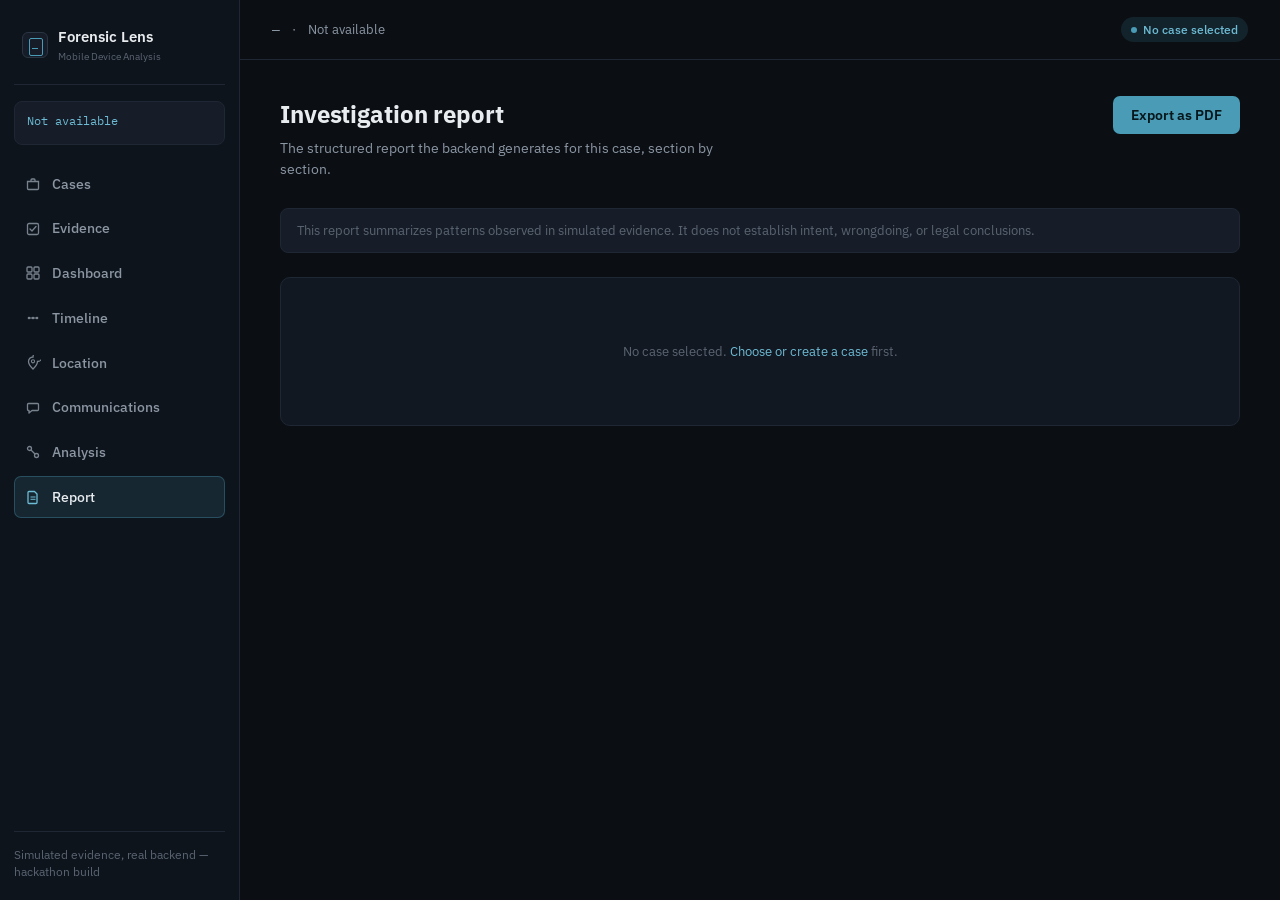
<file: frontend/pages/report.html>
<!DOCTYPE html>
<html lang="en">
<head>
<meta charset="UTF-8">
<meta name="viewport" content="width=device-width, initial-scale=1.0">
<title>Investigation Report — Forensic Lens</title>
<link rel="stylesheet" href="../css/global.css">
<link rel="stylesheet" href="../css/components.css">
<link rel="stylesheet" href="../css/responsive.css">
</head>
<body>

<div class="app">
  <aside class="sidebar">
    <a href="../index.html" class="brand">
      <span class="brand-mark" aria-hidden="true"></span>
      <span class="brand-text">Forensic Lens<span class="sub">Mobile Device Analysis</span></span>
    </a>

    <div class="case-chip">
      <div class="id mono" data-case-id>Not available</div>
      <div class="meta" data-case-meta></div>
    </div>

    <nav class="side-nav" aria-label="Case sections">
      <a class="nav-item" href="cases.html">
        <svg width="16" height="16" viewBox="0 0 16 16" fill="none"><path d="M2.5 5.5h11v7a1 1 0 01-1 1h-9a1 1 0 01-1-1v-7z" stroke="currentColor" stroke-width="1.3"/><path d="M6 5.5V4a1 1 0 011-1h2a1 1 0 011 1v1.5" stroke="currentColor" stroke-width="1.3"/></svg>
        Cases
      </a>
      <a class="nav-item" href="evidence.html">
        <svg width="16" height="16" viewBox="0 0 16 16" fill="none"><rect x="2.5" y="2.5" width="11" height="11" rx="1.5" stroke="currentColor" stroke-width="1.3"/><path d="M5 8l2 2 4-4.5" stroke="currentColor" stroke-width="1.3" stroke-linecap="round" stroke-linejoin="round"/></svg>
        Evidence
      </a>
      <a class="nav-item" href="dashboard.html">
        <svg width="16" height="16" viewBox="0 0 16 16" fill="none"><rect x="2" y="2" width="5" height="5" rx="1" stroke="currentColor" stroke-width="1.3"/><rect x="9" y="2" width="5" height="5" rx="1" stroke="currentColor" stroke-width="1.3"/><rect x="2" y="9" width="5" height="5" rx="1" stroke="currentColor" stroke-width="1.3"/><rect x="9" y="9" width="5" height="5" rx="1" stroke="currentColor" stroke-width="1.3"/></svg>
        Dashboard
      </a>
      <a class="nav-item" href="timeline.html">
        <svg width="16" height="16" viewBox="0 0 16 16" fill="none"><circle cx="4" cy="8" r="1.3" fill="currentColor"/><circle cx="8" cy="8" r="1.3" fill="currentColor"/><circle cx="12" cy="8" r="1.3" fill="currentColor"/><path d="M4 8h8" stroke="currentColor" stroke-width="1"/></svg>
        Timeline
      </a>
      <a class="nav-item" href="locations.html">
        <svg width="16" height="16" viewBox="0 0 16 16" fill="none"><path d="M8 14s4.5-4.2 4.5-7.5A4.5 4.5 0 108 2a4.5 4.5 0 00-4.5 4.5C3.5 9.8 8 14 8 14z" stroke="currentColor" stroke-width="1.3"/><circle cx="8" cy="6.3" r="1.6" stroke="currentColor" stroke-width="1.1"/></svg>
        Location
      </a>
      <a class="nav-item" href="communications.html">
        <svg width="16" height="16" viewBox="0 0 16 16" fill="none"><path d="M2.5 4.5a1 1 0 011-1h9a1 1 0 011 1v5a1 1 0 01-1 1H7l-3 2.5V10.5h-.5a1 1 0 01-1-1v-5z" stroke="currentColor" stroke-width="1.3" stroke-linejoin="round"/></svg>
        Communications
      </a>
      <a class="nav-item" href="analysis.html">
        <svg width="16" height="16" viewBox="0 0 16 16" fill="none"><circle cx="4.5" cy="4.5" r="2" stroke="currentColor" stroke-width="1.3"/><circle cx="11.5" cy="11.5" r="2" stroke="currentColor" stroke-width="1.3"/><path d="M6 6l4 4" stroke="currentColor" stroke-width="1.3"/></svg>
        Analysis
      </a>
      <a class="nav-item" href="report.html">
        <svg width="16" height="16" viewBox="0 0 16 16" fill="none"><path d="M4 2.5h5.5l2.5 2.5v8.5a1 1 0 01-1 1h-7a1 1 0 01-1-1v-10a1 1 0 011-1z" stroke="currentColor" stroke-width="1.3" stroke-linejoin="round"/><path d="M5.5 8h5M5.5 10.3h5" stroke="currentColor" stroke-width="1"/></svg>
        Report
      </a>
    </nav>

    <div class="sidebar-foot">Simulated evidence, real backend — hackathon build</div>
  </aside>

  <main>
    <div class="topbar">
      <div class="case-line">
        <span class="mono" data-topbar-case-id>—</span>
        <span>&middot;</span>
        <span data-topbar-case-date>Not available</span>
      </div>
      <span class="status-pill"><span class="status-dot"></span><span data-case-status>Not available</span></span>
    </div>

        <section class="view">
      <div class="report-header">
        <div class="page-head" style="margin-bottom:0;">
          <h1>Investigation report</h1>
          <p>The structured report the backend generates for this case, section by section.</p>
        </div>
        <button type="button" class="btn btn-primary" id="export-report" disabled>Export as PDF</button>
      </div>

      <!-- The backend supplies its own disclaimer wording; it is rendered
           verbatim rather than paraphrased here. -->
      <div class="disclaimer-banner" id="report-disclaimer">
        This report summarizes patterns observed in simulated evidence. It does not establish intent, wrongdoing, or legal conclusions.
      </div>

      <div class="panel" id="report-empty">
        <div class="empty-note">No case selected. <a href="cases.html" style="color:var(--accent-bright);">Choose or create a case</a> first.</div>
      </div>
      <div class="panel" id="report-loading" style="display:none;">
        <div class="empty-note">Loading report&hellip;</div>
      </div>
      <div class="panel" id="report-error" style="display:none;">
        <div class="empty-note">Couldn't load the report.<br><span data-error-message class="mono" style="font-size:12px;"></span></div>
      </div>

      <div id="report-populated" style="display:none;">
        <div class="two-col">
          <div>
            <div class="panel report-section" id="section-case">
              <h2>Case information</h2>
              <ul class="report-summary-list" id="report-case-list"></ul>
            </div>

            <div class="panel report-section" id="section-evidence">
              <h2>Observed evidence</h2>
              <p class="sub">What was uploaded and parsed &mdash; not what it means.</p>
              <ul class="report-summary-list" id="report-evidence-list"></ul>
            </div>

            <div class="panel report-section" id="section-timeline">
              <h2>Calculated analysis &mdash; timeline</h2>
              <p class="sub">Deterministic counts and date ranges derived from the normalized events.</p>
              <ul class="report-summary-list" id="report-timeline-list"></ul>
            </div>

            <div class="panel report-section" id="section-location">
              <h2>Calculated analysis &mdash; locations</h2>
              <ul class="report-summary-list" id="report-location-list"></ul>
            </div>

            <div class="panel report-section" id="section-communication">
              <h2>Calculated analysis &mdash; communications</h2>
              <ul class="report-summary-list" id="report-communication-list"></ul>
            </div>

            <div class="panel report-section" id="section-related">
              <h2>Potentially related events</h2>
              <p class="sub" id="report-related-note"></p>
              <ul class="report-summary-list" id="report-related-list"></ul>
            </div>

            <div class="panel report-section" id="section-integrity">
              <h2>Report integrity</h2>
              <p class="sub">How much of the evidence this report reflects.</p>
              <ul class="report-summary-list" id="report-integrity-list"></ul>
            </div>
          </div>

          <div class="panel">
            <h2>Include in export</h2>
            <p class="sub">Toggle which sections are included when this report is printed or exported.</p>
            <div class="step-mini">
              <label class="step-mini-row current" style="cursor:pointer;">
                <input type="checkbox" class="report-section-toggle" data-target="#section-case" checked>
                <span class="label">Case information</span>
              </label>
              <label class="step-mini-row current" style="cursor:pointer;">
                <input type="checkbox" class="report-section-toggle" data-target="#section-evidence" checked>
                <span class="label">Observed evidence</span>
              </label>
              <label class="step-mini-row current" style="cursor:pointer;">
                <input type="checkbox" class="report-section-toggle" data-target="#section-timeline" checked>
                <span class="label">Timeline analysis</span>
              </label>
              <label class="step-mini-row current" style="cursor:pointer;">
                <input type="checkbox" class="report-section-toggle" data-target="#section-location" checked>
                <span class="label">Location analysis</span>
              </label>
              <label class="step-mini-row current" style="cursor:pointer;">
                <input type="checkbox" class="report-section-toggle" data-target="#section-communication" checked>
                <span class="label">Communication analysis</span>
              </label>
              <label class="step-mini-row current" style="cursor:pointer;">
                <input type="checkbox" class="report-section-toggle" data-target="#section-related" checked>
                <span class="label">Potentially related events</span>
              </label>
              <label class="step-mini-row current" style="cursor:pointer;">
                <input type="checkbox" class="report-section-toggle" data-target="#section-integrity" checked>
                <span class="label">Report integrity</span>
              </label>
            </div>
          </div>
        </div>
      </div>
    </section>
  </main>
</div>
<script src="../js/api.js"></script>
<script src="../js/ui.js"></script>
<script src="../js/shape.js"></script>
<script src="../js/navigation.js"></script>
<script src="../js/cases.js"></script>
<script src="../js/reports.js"></script>
</body>
</html>
</file>
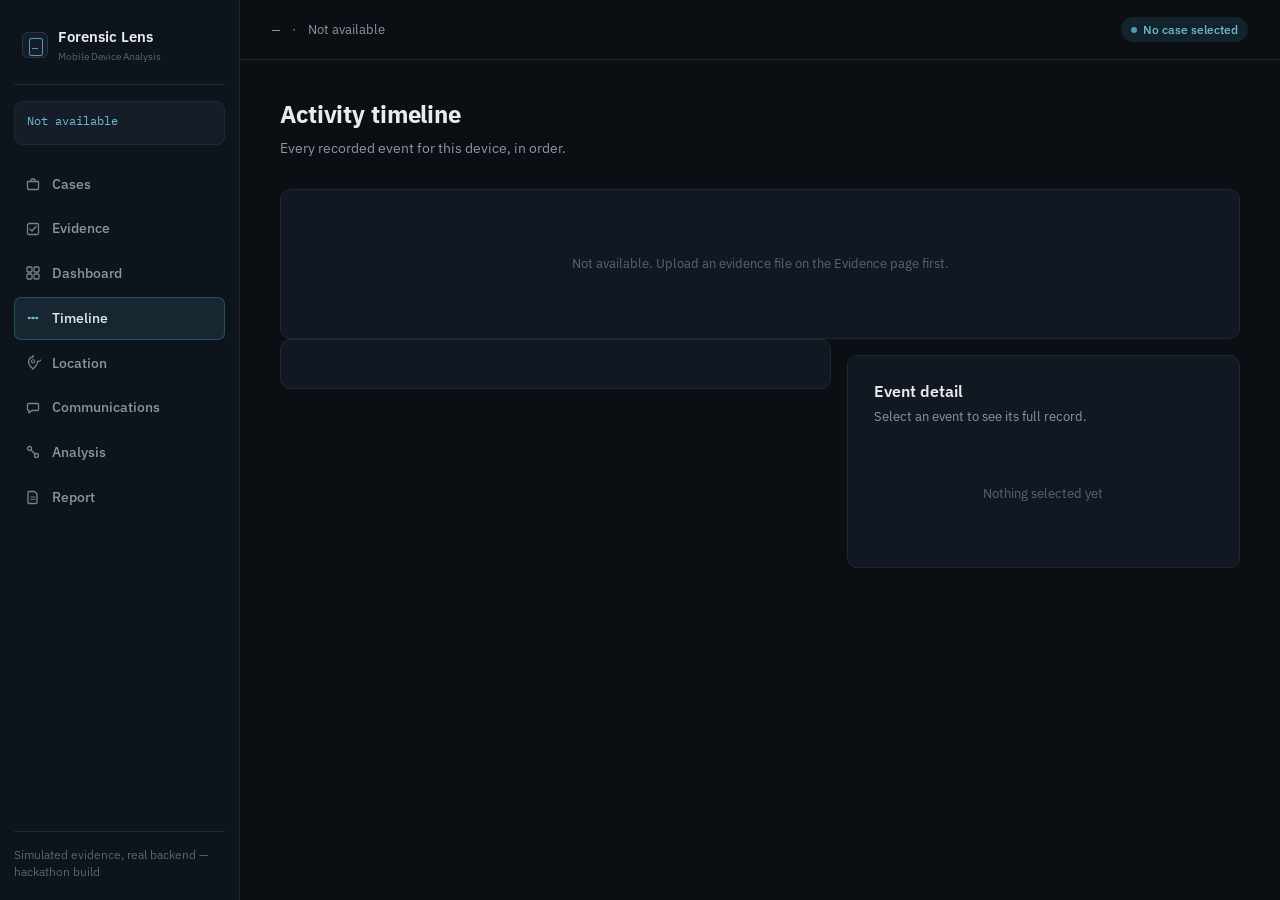
<file: frontend/pages/timeline.html>
<!DOCTYPE html>
<html lang="en">
<head>
<meta charset="UTF-8">
<meta name="viewport" content="width=device-width, initial-scale=1.0">
<title>Activity Timeline — Forensic Lens</title>
<link rel="stylesheet" href="../css/global.css">
<link rel="stylesheet" href="../css/timeline.css">
<link rel="stylesheet" href="../css/components.css">
<link rel="stylesheet" href="../css/responsive.css">
</head>
<body>

<div class="app">
  <aside class="sidebar">
    <a href="../index.html" class="brand">
      <span class="brand-mark" aria-hidden="true"></span>
      <span class="brand-text">Forensic Lens<span class="sub">Mobile Device Analysis</span></span>
    </a>

    <div class="case-chip">
      <div class="id mono" data-case-id>Not available</div>
      <div class="meta" data-case-meta></div>
    </div>

    <nav class="side-nav" aria-label="Case sections">
      <a class="nav-item" href="cases.html">
        <svg width="16" height="16" viewBox="0 0 16 16" fill="none"><path d="M2.5 5.5h11v7a1 1 0 01-1 1h-9a1 1 0 01-1-1v-7z" stroke="currentColor" stroke-width="1.3"/><path d="M6 5.5V4a1 1 0 011-1h2a1 1 0 011 1v1.5" stroke="currentColor" stroke-width="1.3"/></svg>
        Cases
      </a>
      <a class="nav-item" href="evidence.html">
        <svg width="16" height="16" viewBox="0 0 16 16" fill="none"><rect x="2.5" y="2.5" width="11" height="11" rx="1.5" stroke="currentColor" stroke-width="1.3"/><path d="M5 8l2 2 4-4.5" stroke="currentColor" stroke-width="1.3" stroke-linecap="round" stroke-linejoin="round"/></svg>
        Evidence
      </a>
      <a class="nav-item" href="dashboard.html">
        <svg width="16" height="16" viewBox="0 0 16 16" fill="none"><rect x="2" y="2" width="5" height="5" rx="1" stroke="currentColor" stroke-width="1.3"/><rect x="9" y="2" width="5" height="5" rx="1" stroke="currentColor" stroke-width="1.3"/><rect x="2" y="9" width="5" height="5" rx="1" stroke="currentColor" stroke-width="1.3"/><rect x="9" y="9" width="5" height="5" rx="1" stroke="currentColor" stroke-width="1.3"/></svg>
        Dashboard
      </a>
      <a class="nav-item" href="timeline.html">
        <svg width="16" height="16" viewBox="0 0 16 16" fill="none"><circle cx="4" cy="8" r="1.3" fill="currentColor"/><circle cx="8" cy="8" r="1.3" fill="currentColor"/><circle cx="12" cy="8" r="1.3" fill="currentColor"/><path d="M4 8h8" stroke="currentColor" stroke-width="1"/></svg>
        Timeline
      </a>
      <a class="nav-item" href="locations.html">
        <svg width="16" height="16" viewBox="0 0 16 16" fill="none"><path d="M8 14s4.5-4.2 4.5-7.5A4.5 4.5 0 108 2a4.5 4.5 0 00-4.5 4.5C3.5 9.8 8 14 8 14z" stroke="currentColor" stroke-width="1.3"/><circle cx="8" cy="6.3" r="1.6" stroke="currentColor" stroke-width="1.1"/></svg>
        Location
      </a>
      <a class="nav-item" href="communications.html">
        <svg width="16" height="16" viewBox="0 0 16 16" fill="none"><path d="M2.5 4.5a1 1 0 011-1h9a1 1 0 011 1v5a1 1 0 01-1 1H7l-3 2.5V10.5h-.5a1 1 0 01-1-1v-5z" stroke="currentColor" stroke-width="1.3" stroke-linejoin="round"/></svg>
        Communications
      </a>
      <a class="nav-item" href="analysis.html">
        <svg width="16" height="16" viewBox="0 0 16 16" fill="none"><circle cx="4.5" cy="4.5" r="2" stroke="currentColor" stroke-width="1.3"/><circle cx="11.5" cy="11.5" r="2" stroke="currentColor" stroke-width="1.3"/><path d="M6 6l4 4" stroke="currentColor" stroke-width="1.3"/></svg>
        Analysis
      </a>
      <a class="nav-item" href="report.html">
        <svg width="16" height="16" viewBox="0 0 16 16" fill="none"><path d="M4 2.5h5.5l2.5 2.5v8.5a1 1 0 01-1 1h-7a1 1 0 01-1-1v-10a1 1 0 011-1z" stroke="currentColor" stroke-width="1.3" stroke-linejoin="round"/><path d="M5.5 8h5M5.5 10.3h5" stroke="currentColor" stroke-width="1"/></svg>
        Report
      </a>
    </nav>

    <div class="sidebar-foot">Simulated evidence, real backend — hackathon build</div>
  </aside>

  <main>
    <div class="topbar">
      <div class="case-line">
        <span class="mono" data-topbar-case-id>—</span>
        <span>&middot;</span>
        <span data-topbar-case-date>Not available</span>
      </div>
      <span class="status-pill"><span class="status-dot"></span><span data-case-status>Not available</span></span>
    </div>

    <section class="view">
      <div class="page-head">
        <h1>Activity timeline</h1>
        <p>Every recorded event for this device, in order.</p>
      </div>

      <div class="panel" id="timeline-empty">
        <div class="empty-note">Not available. Upload an evidence file on the <a href="evidence.html">Evidence</a> page first.</div>
      </div>
      <div class="panel" id="timeline-loading" style="display:none;">
        <div class="empty-note">Loading timeline…</div>
      </div>
      <div class="panel" id="timeline-error" style="display:none;">
        <div class="empty-note">Couldn't load the timeline.<br><span data-error-message class="mono" style="font-size:12px;"></span></div>
      </div>

      <div class="filter-row" id="timeline-filters" style="display:none;">
        <span class="chip active" data-filter="all">All</span>
        <span class="chip" data-filter="call">Calls</span>
        <span class="chip" data-filter="message">Messages</span>
        <span class="chip" data-filter="app">App activity</span>
        <span class="chip" data-filter="system">System logs</span>
      </div>

      <div class="two-col">
        <div class="panel">
          <div class="timeline" id="timeline-list" style="display:none;"></div>
        </div>
        <div class="panel">
          <h2>Event detail</h2>
          <p class="sub">Select an event to see its full record.</p>
          <div id="event-detail">
            <div class="empty-note">Nothing selected yet</div>
          </div>
        </div>
      </div>
    </section>
  </main>
</div>
<script src="../js/api.js"></script>
<script src="../js/ui.js"></script>
<script src="../js/shape.js"></script>
<script src="../js/navigation.js"></script>
<script src="../js/cases.js"></script>
<script src="../js/timeline.js"></script>
</body>
</html>
</file>
<file: frontend/css/global.css>
/* ==========================================================================
   Forensic Lens — global.css
   Shared design tokens + base layout (sidebar, topbar) + components
   reused across dashboard, evidence, timeline, locations, and report pages.
   ========================================================================== */

@import url('https://fonts.googleapis.com/css2?family=IBM+Plex+Sans:wght@400;500;600;700&family=IBM+Plex+Mono:wght@400;500&display=swap');

:root{
  --bg: #0B0F14;
  --surface: #121822;
  --surface-2: #161D28;
  --surface-3: #0E141C;
  --border: #1E2733;
  --border-strong: #2A3543;
  --text: #E8ECEF;
  --text-muted: #8B96A3;
  --text-faint: #5A6472;
  --accent: #4A9BB5;
  --accent-bright: #6DBBD4;
  --accent-dim: rgba(74,155,181,0.14);
  --good: #5FA98A;
  --warn: #C6A15B;
  --focus: #6DBBD4;
}

*{ box-sizing: border-box; }
html, body{ height: 100%; }
body{
  margin: 0;
  background: var(--bg);
  color: var(--text);
  font-family: 'IBM Plex Sans', -apple-system, BlinkMacSystemFont, sans-serif;
  line-height: 1.5;
  -webkit-font-smoothing: antialiased;
}
.mono{ font-family: 'IBM Plex Mono', monospace; }
a{ color: inherit; text-decoration: none; }
button{ font-family: inherit; }
:focus-visible{ outline: 2px solid var(--focus); outline-offset: 2px; border-radius: 4px; }

/* ---------- APP SHELL ---------- */
.app{
  display: grid;
  grid-template-columns: 240px 1fr;
  min-height: 100vh;
}

.sidebar{
  background: var(--surface-3);
  border-right: 1px solid var(--border);
  display: flex;
  flex-direction: column;
  padding: 20px 14px;
}
.brand{
  display: flex; align-items: center; gap: 10px;
  padding: 6px 8px 20px;
  border-bottom: 1px solid var(--border);
  margin-bottom: 16px;
}
.brand-mark{
  width: 26px; height: 26px; border-radius: 6px;
  border: 1px solid var(--border-strong);
  background: var(--surface-2);
  position: relative; flex-shrink: 0;
}
.brand-mark::before{
  content: ""; position: absolute; left: 6px; top: 5px;
  width: 12px; height: 16px; border: 1.4px solid var(--accent); border-radius: 2px;
}
.brand-mark::after{
  content: ""; position: absolute; left: 9px; top: 15px;
  width: 6px; height: 1.4px; background: var(--accent);
}
.brand-text{ font-size: 14.5px; font-weight: 600; }
.brand-text .sub{ display: block; font-size: 10px; color: var(--text-faint); font-weight: 400; margin-top: 1px; }

.case-chip{
  background: var(--surface-2);
  border: 1px solid var(--border);
  border-radius: 8px;
  padding: 10px 12px;
  margin-bottom: 18px;
}
.case-chip .id{ font-size: 12px; color: var(--accent-bright); margin-bottom: 4px; }
.case-chip .meta{ font-size: 11.5px; color: var(--text-faint); }

nav.side-nav{ display: flex; flex-direction: column; gap: 2px; flex: 1; }
.nav-item{
  display: flex; align-items: center; gap: 11px;
  padding: 10px 10px;
  border-radius: 7px;
  font-size: 13.8px;
  font-weight: 500;
  color: var(--text-muted);
  cursor: pointer;
  border: 1px solid transparent;
  background: none;
  width: 100%;
  text-align: left;
  transition: background 0.15s ease, color 0.15s ease;
}
.nav-item svg{ flex-shrink: 0; opacity: 0.85; }
.nav-item:hover{ background: var(--surface-2); color: var(--text); }
.nav-item.active{
  background: var(--accent-dim);
  color: var(--text);
  border-color: rgba(74,155,181,0.35);
}
.nav-item.active svg{ opacity: 1; color: var(--accent-bright); }
.nav-item.disabled{ opacity: 0.45; cursor: default; }
.nav-item.disabled:hover{ background: none; color: var(--text-muted); }

.sidebar-foot{
  border-top: 1px solid var(--border);
  padding-top: 14px;
  margin-top: 10px;
  font-size: 11.5px;
  color: var(--text-faint);
}

main{ min-width: 0; }
.topbar{
  height: 60px;
  border-bottom: 1px solid var(--border);
  display: flex; align-items: center; justify-content: space-between;
  padding: 0 32px;
}
.topbar .case-line{ display: flex; align-items: center; gap: 12px; font-size: 13px; color: var(--text-muted); }
.status-pill{
  display: inline-flex; align-items: center; gap: 6px;
  padding: 4px 10px; border-radius: 20px;
  background: var(--accent-dim); color: var(--accent-bright);
  font-size: 11.5px; font-weight: 500;
}
.status-dot{ width: 6px; height: 6px; border-radius: 50%; background: var(--accent); }

.view{ padding: 36px 40px 60px; }

.page-head{ margin-bottom: 30px; }
.page-head h1{ font-size: 24px; font-weight: 700; margin: 0 0 6px; letter-spacing: -0.005em; }
.page-head p{ font-size: 14px; color: var(--text-muted); margin: 0; max-width: 60ch; }

/* ---------- BUTTONS ---------- */
.btn{
  appearance: none; border: none; cursor: pointer; font-family: inherit;
  font-size: 13.5px; font-weight: 600; padding: 10px 18px; border-radius: 7px;
  display: inline-flex; align-items: center; gap: 8px; transition: background 0.15s ease, border-color 0.15s ease;
}
.btn-primary{ background: var(--accent); color: #06171C; }
.btn-primary:hover{ background: var(--accent-bright); }
.btn-secondary{ background: transparent; color: var(--text); border: 1px solid var(--border-strong); }
.btn-secondary:hover{ border-color: var(--accent); color: var(--accent-bright); }

/* ---------- CARDS / PANELS ---------- */
.grid-4{ display: grid; grid-template-columns: repeat(4, 1fr); gap: 16px; margin-bottom: 36px; }
.module-card{
  background: var(--surface);
  border: 1px solid var(--border);
  border-radius: 10px;
  padding: 22px 20px;
  cursor: pointer;
  transition: border-color 0.15s ease, background 0.15s ease;
}
.module-card:hover{ border-color: var(--border-strong); background: var(--surface-2); }
.module-icon{
  width: 34px; height: 34px; border-radius: 8px;
  border: 1px solid var(--border-strong);
  display: flex; align-items: center; justify-content: center;
  color: var(--accent-bright); margin-bottom: 16px;
}
.module-card h3{ font-size: 14.5px; font-weight: 600; margin: 0 0 6px; }
.module-card .stat{ font-size: 12.5px; color: var(--text-muted); margin: 0 0 2px; }
.module-card .updated{ font-size: 11px; color: var(--text-faint); }

.panel{
  background: var(--surface);
  border: 1px solid var(--border);
  border-radius: 10px;
  padding: 24px 26px;
}
.panel + .panel{ margin-top: 16px; }
.panel h2{ font-size: 15.5px; font-weight: 600; margin: 0 0 4px; }
.panel .sub{ font-size: 12.5px; color: var(--text-muted); margin: 0 0 18px; }

.two-col{ display: grid; grid-template-columns: 1.4fr 1fr; gap: 16px; align-items: start; }

.empty-note{ font-size: 13px; color: var(--text-faint); text-align: center; padding: 40px 20px; }

/* ---------- TABLE ---------- */
table.file-table{ width: 100%; border-collapse: collapse; font-size: 13px; }
table.file-table th{
  text-align: left; font-weight: 500; color: var(--text-faint);
  font-size: 11.5px; padding: 0 0 10px; border-bottom: 1px solid var(--border);
}
table.file-table td{ padding: 12px 0; border-bottom: 1px solid var(--border); color: var(--text-muted); }
table.file-table tr:last-child td{ border-bottom: none; }
table.file-table td.name{ color: var(--text); }

.pill{ display: inline-flex; align-items: center; gap: 6px; padding: 3px 9px; border-radius: 20px; font-size: 11px; font-weight: 500; }
.pill-ready{ background: rgba(95,169,138,0.14); color: var(--good); }
.pill-parsing{ background: var(--accent-dim); color: var(--accent-bright); }
.pill-queued{ background: rgba(139,150,163,0.14); color: var(--text-muted); }

/* ---------- CHIPS (used by timeline filters, browse button, etc.) ---------- */
.chip{
  padding: 7px 14px; border-radius: 20px; font-size: 12.5px; font-weight: 500;
  border: 1px solid var(--border-strong); color: var(--text-muted); cursor: pointer;
  background: var(--surface); transition: all 0.15s ease;
}
.chip:hover{ color: var(--text); }
.chip.active{ background: var(--accent-dim); border-color: rgba(74,155,181,0.4); color: var(--accent-bright); }

/* ---------- UPLOAD (evidence page) ---------- */
.dropzone{
  border: 1.5px dashed var(--border-strong);
  border-radius: 12px;
  padding: 52px 24px;
  text-align: center;
  background: var(--surface);
  margin-bottom: 24px;
  transition: border-color 0.15s ease, background 0.15s ease;
}
.dropzone.drag-over{ border-color: var(--accent); background: var(--surface-2); }
.dropzone .icon{
  width: 52px; height: 52px; margin: 0 auto 18px;
  border-radius: 12px; border: 1px solid var(--border-strong);
  display: flex; align-items: center; justify-content: center;
  color: var(--accent-bright); background: var(--surface-2);
}
.dropzone h3{ font-size: 16px; font-weight: 600; margin: 0 0 6px; }
.dropzone p{ font-size: 13.5px; color: var(--text-muted); margin: 0 0 20px; }
.dropzone .fmt{ font-size: 11.5px; color: var(--text-faint); margin-top: 16px; }

.step-mini{ display: flex; flex-direction: column; gap: 14px; }
.step-mini-row{ display: flex; align-items: center; gap: 12px; font-size: 13px; }
.step-mini-num{
  width: 24px; height: 24px; border-radius: 50%; border: 1px solid var(--border-strong);
  display: flex; align-items: center; justify-content: center; font-size: 11px;
  font-family: 'IBM Plex Mono', monospace; color: var(--text-faint); flex-shrink: 0;
}
.step-mini-row.current .step-mini-num{ border-color: var(--accent); color: var(--accent-bright); background: var(--accent-dim); }
.step-mini-row.current span.label{ color: var(--text); font-weight: 600; }
.step-mini-row span.label{ color: var(--text-muted); }

/* ---------- REPORT PAGE ---------- */
.report-header{
  display: flex; justify-content: space-between; align-items: flex-start;
  gap: 24px; margin-bottom: 28px; flex-wrap: wrap;
}
.report-meta-grid{
  display: grid; grid-template-columns: repeat(3, 1fr); gap: 14px; margin-bottom: 24px;
}
.report-meta-item{
  border: 1px solid var(--border); border-radius: 8px; padding: 14px 16px; background: var(--surface);
}
.report-meta-item .label{ font-size: 11px; color: var(--text-faint); margin-bottom: 4px; }
.report-meta-item .value{ font-size: 13.5px; color: var(--text); }
.report-section{ margin-bottom: 18px; }
.report-section h2{ font-size: 15px; font-weight: 600; margin: 0 0 10px; }
.report-summary-list{ list-style: none; padding: 0; margin: 0; font-size: 13.5px; color: var(--text-muted); }
.report-summary-list li{ padding: 8px 0; border-bottom: 1px solid var(--border); }
.report-summary-list li:last-child{ border-bottom: none; }
.report-summary-list strong{ color: var(--text); font-weight: 600; }
.notes-box{
  background: var(--surface-2);
  border: 1px solid var(--border);
  border-radius: 8px;
  padding: 14px 16px;
  font-size: 13px;
  color: var(--text-muted);
  min-height: 88px;
}
.disclaimer-banner{
  border: 1px solid var(--border);
  background: var(--surface-2);
  border-radius: 8px;
  padding: 12px 16px;
  font-size: 12.5px;
  color: var(--text-faint);
  margin-bottom: 24px;
}
</file>
<file: frontend/css/components.css>
/* ==========================================================================
   Forensic Lens — components.css
   Styles for the views added during backend integration: the case
   picker (cases.html), the communications tables, and the correlation
   list on analysis.html. Uses the same tokens as global.css.
   ========================================================================== */

/* ---- Case picker ------------------------------------------------------ */
.case-row{
  display: flex; align-items: center; justify-content: space-between; gap: 16px;
  padding: 14px 16px; margin-bottom: 10px;
  background: var(--surface-2); border: 1px solid var(--border); border-radius: 8px;
  transition: border-color .15s ease;
}
.case-row:hover{ border-color: var(--border-strong); }
.case-row.active{ border-color: var(--accent); background: var(--accent-dim); }
.case-row-main{ min-width: 0; }
.case-row-name{ font-weight: 600; font-size: 14px; }
.case-row-desc{ color: var(--text-muted); font-size: 13px; margin-top: 2px; }
.case-row-id{ color: var(--text-faint); font-size: 11px; margin-top: 4px; word-break: break-all; }
.case-row-side{ display: flex; flex-direction: column; align-items: flex-end; gap: 8px; flex-shrink: 0; }
.case-row-date{ color: var(--text-muted); font-size: 12px; }

/* ---- Form fields ------------------------------------------------------ */
.field{ margin-bottom: 14px; }
.field label{ display: block; font-size: 12px; color: var(--text-muted); margin-bottom: 6px; }
.field input, .field textarea{
  width: 100%; background: var(--surface-2); border: 1px solid var(--border-strong);
  border-radius: 7px; padding: 10px 12px; color: var(--text); font-size: 13px;
  font-family: inherit; resize: vertical;
}
.form-error{ color: var(--warn); font-size: 13px; margin-bottom: 10px; }

/* ---- Data tables (communications, evidence) --------------------------- */
.data-table{ width: 100%; border-collapse: collapse; font-size: 13px; }
.data-table th{
  text-align: left; padding: 9px 10px; font-size: 11px; font-weight: 600;
  text-transform: uppercase; letter-spacing: .05em;
  color: var(--text-faint); border-bottom: 1px solid var(--border-strong);
}
.data-table td{ padding: 10px; border-bottom: 1px solid var(--border); vertical-align: top; }
.data-table tr:last-child td{ border-bottom: none; }

/* ---- Correlations ----------------------------------------------------- */
.correlation-item{ margin-bottom: 12px; }
.correlation-head{ display: flex; align-items: center; justify-content: space-between; gap: 12px; margin-bottom: 6px; }
.correlation-head .mono{ font-size: 12px; color: var(--text-muted); }

/* ---- Landing ---------------------------------------------------------- */
.landing{
  min-height: 100vh; display: flex; flex-direction: column;
  align-items: center; justify-content: center; text-align: center; padding: 40px 24px;
}
.landing h1{ font-size: 32px; margin: 0 0 8px; }
.landing p{ color: var(--text-muted); max-width: 560px; margin: 0 0 8px; }
.landing .actions{ display: flex; gap: 12px; margin-top: 24px; flex-wrap: wrap; justify-content: center; }
.landing .steps{ margin-top: 44px; max-width: 640px; text-align: left; }
</file>
<file: frontend/css/responsive.css>
/* ==========================================================================
   Forensic Lens — responsive.css
   Breakpoints shared by dashboard, evidence, timeline, locations, and report.
   Load this AFTER the page-specific stylesheet.
   ========================================================================== */

@media (max-width: 1180px){
  .grid-4{ grid-template-columns: repeat(2, 1fr); }
  .two-col{ grid-template-columns: 1fr; }
  .loc-layout{ grid-template-columns: 1fr; }
  .report-meta-grid{ grid-template-columns: repeat(2, 1fr); }
}

@media (max-width: 900px){
  .app{ grid-template-columns: 200px 1fr; }
  .view{ padding: 28px 22px 48px; }
}

@media (max-width: 760px){
  .app{ grid-template-columns: 1fr; }
  .sidebar{
    position: sticky; top: 0; z-index: 20;
    flex-direction: row; align-items: center; overflow-x: auto;
    padding: 12px 14px; gap: 10px;
  }
  .brand, .case-chip, .sidebar-foot{ display: none; }
  nav.side-nav{ flex-direction: row; }
  .grid-4{ grid-template-columns: 1fr; }
  .report-meta-grid{ grid-template-columns: 1fr; }
  .topbar{ padding: 0 20px; }
}
</file>
<file: frontend/css/dashboard.css>
/* ==========================================================================
   Forensic Lens — dashboard.css
   Extends global.css with rules specific to the case overview page.
   ========================================================================== */

.activity-row{
  display: flex; align-items: baseline; gap: 14px;
  padding: 10px 0;
  border-bottom: 1px solid var(--border);
  font-size: 13px;
}
.activity-row:last-child{ border-bottom: none; }
.activity-row .t{ color: var(--text-faint); font-size: 11.5px; width: 64px; flex-shrink: 0; }
.activity-row .d{ color: var(--text-muted); }

.module-card.disabled{ opacity: 0.6; cursor: default; }
.module-card.disabled:hover{ background: var(--surface); border-color: var(--border); }
</file>
<file: frontend/css/timeline.css>
/* ==========================================================================
   Forensic Lens — timeline.css
   Extends global.css with rules specific to the activity timeline page.
   ========================================================================== */

.filter-row{ display: flex; gap: 8px; margin-bottom: 22px; flex-wrap: wrap; }

.timeline{ position: relative; padding-left: 20px; }
.timeline::before{
  content: ""; position: absolute; left: 5px; top: 6px; bottom: 6px; width: 1px; background: var(--border);
}
.tl-item{ position: relative; padding-bottom: 22px; cursor: pointer; }
.tl-item:last-child{ padding-bottom: 0; }
.tl-item:hover .tl-desc{ color: var(--accent-bright); }
.tl-item.selected .tl-dot{ background: var(--accent); border-color: var(--accent-bright); }
.tl-dot{
  position: absolute; left: -20px; top: 3px; width: 11px; height: 11px; border-radius: 50%;
  background: var(--surface); border: 1.6px solid var(--accent);
}
.tl-head{ display: flex; align-items: center; gap: 10px; margin-bottom: 4px; flex-wrap: wrap; }
.tl-time{ font-size: 11.5px; color: var(--text-faint); }
.tl-type{ font-size: 10.5px; padding: 2px 8px; border-radius: 20px; background: var(--surface-2); border: 1px solid var(--border); color: var(--text-muted); }
.tl-desc{ font-size: 13.5px; color: var(--text); transition: color 0.15s ease; }
.tl-source{ font-size: 12px; color: var(--text-faint); margin-top: 2px; }

.detail-field{ margin-bottom: 14px; }
.detail-field .k{ font-size: 11px; color: var(--text-faint); margin-bottom: 3px; }
.detail-field .v{ font-size: 13.5px; color: var(--text); }
</file>
